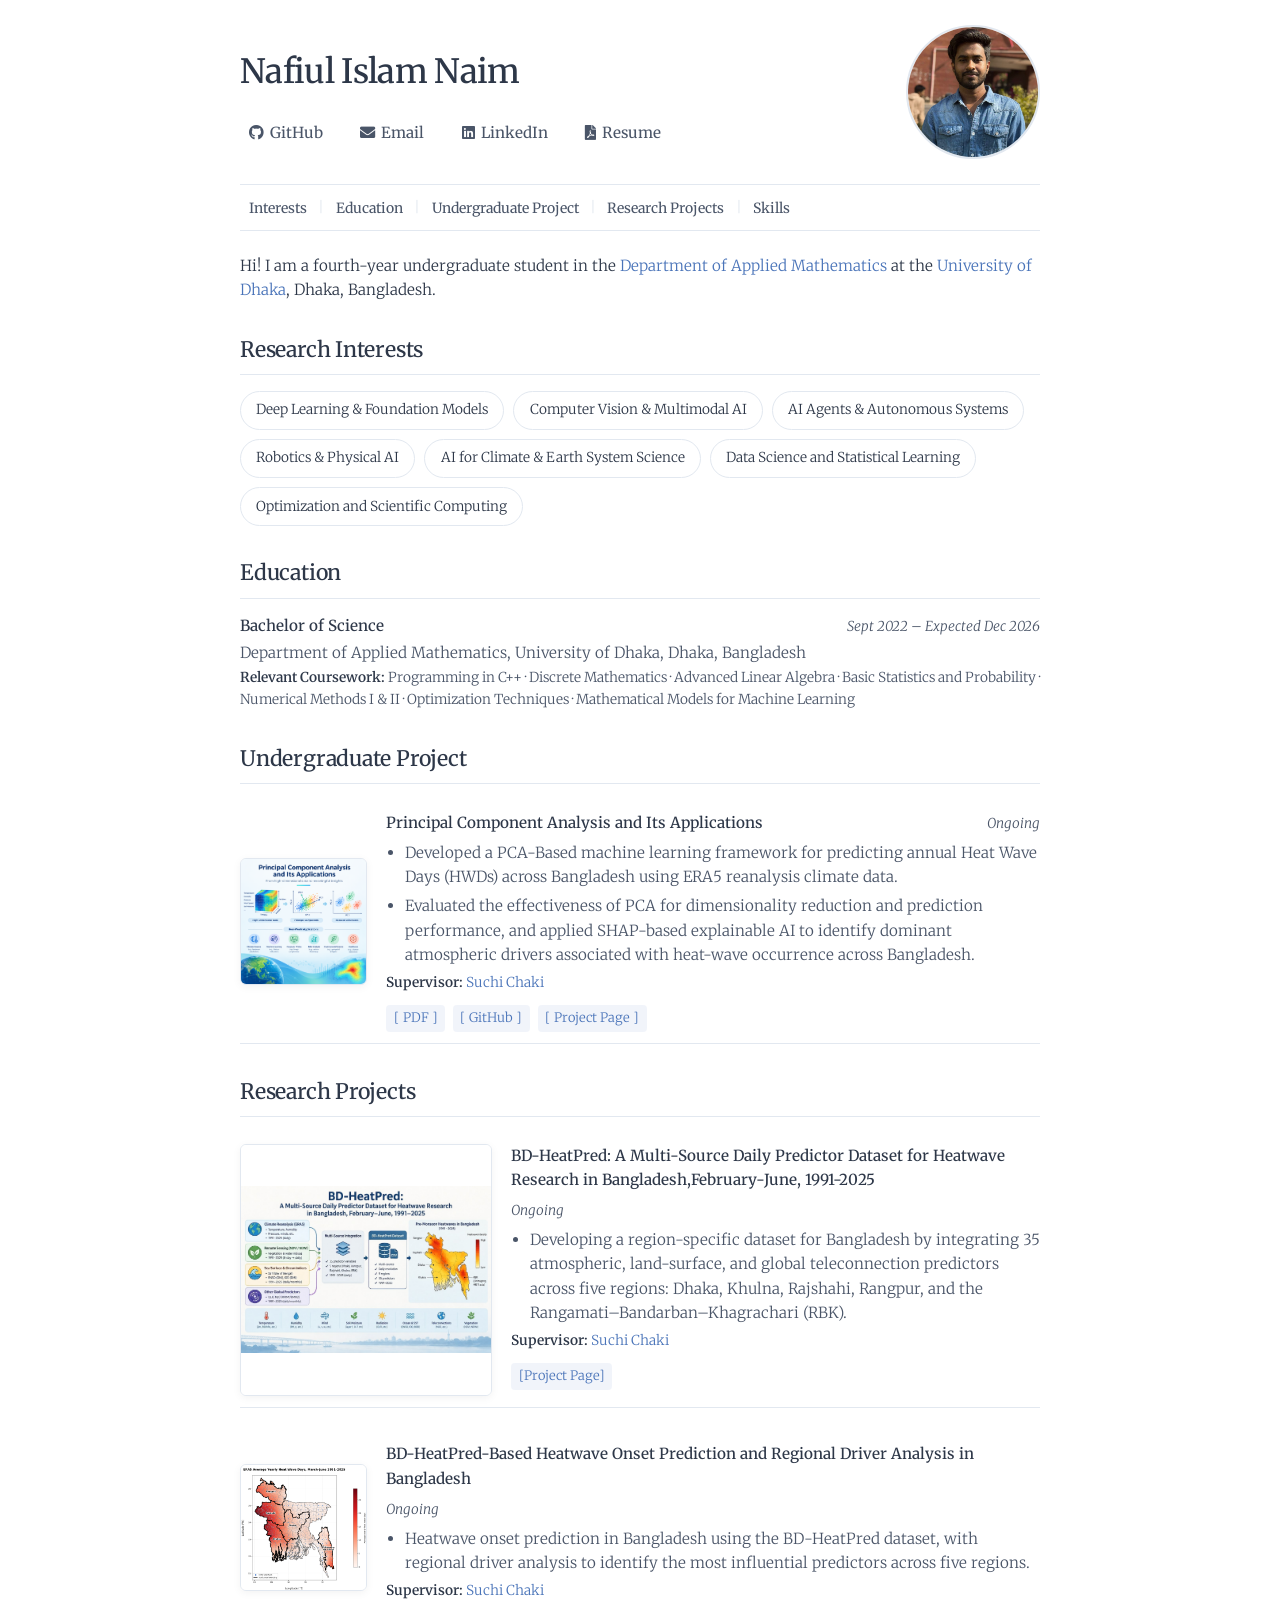
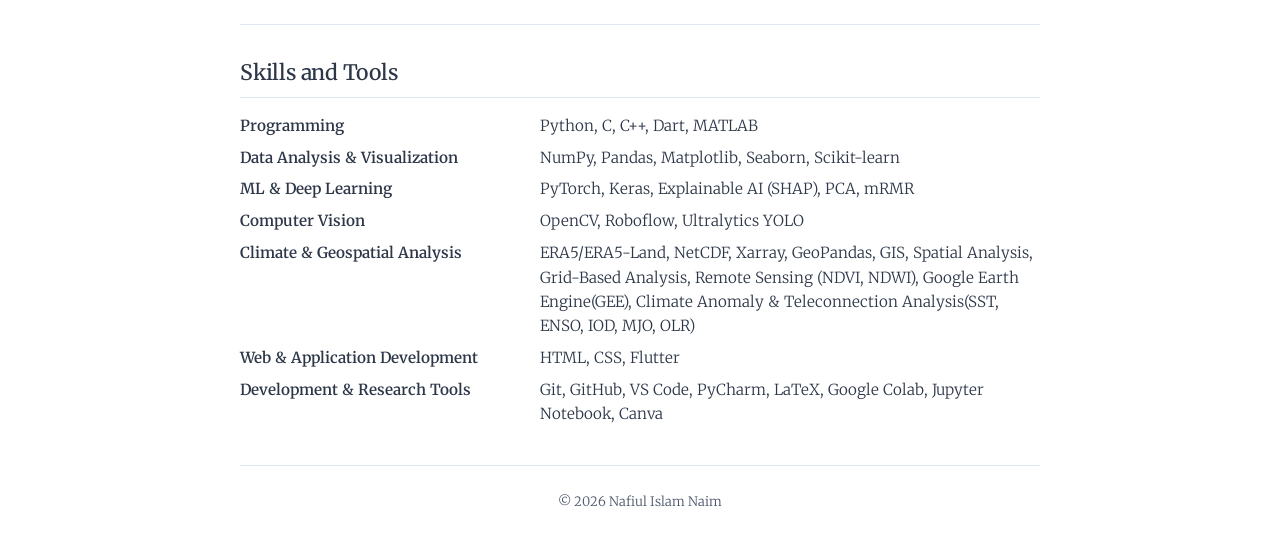
<file: index.html>
<!doctype html>
<html lang="en">
  <head>
    <meta charset="UTF-8" />
    <meta name="viewport" content="width=device-width, initial-scale=1.0" />
    <meta
      name="description"
      content="Nafiul Islam Naim, undergraduate student in Applied Mathematics at the University of Dhaka, interested in deep learning, computer vision and AI for climate science."
    />
    <meta
      name="keywords"
      content="Nafiul Islam Naim, University of Dhaka, Applied Mathematics, Deep Learning, Computer Vision, Machine Learning, Heatwave Prediction, Climate Science"
    />
    <meta name="author" content="Nafiul Islam Naim" />
    <meta
      property="og:title"
      content="Nafiul Islam Naim - Applied Mathematics, University of Dhaka"
    />
    <meta
      property="og:description"
      content="Undergraduate student in Applied Mathematics at the University of Dhaka, interested in deep learning, computer vision and AI for climate science."
    />
    <meta property="og:type" content="website" />
    <meta name="twitter:card" content="summary" />
    <title>Nafiul Islam Naim's Homepage</title>
    <link
      rel="stylesheet"
      href="https://fonts.googleapis.com/css2?family=Merriweather:wght@300;400;500;600&display=swap"
    />
    <link
      rel="stylesheet"
      href="https://cdnjs.cloudflare.com/ajax/libs/font-awesome/5.15.3/css/all.min.css"
    />
    <link rel="stylesheet" href="styles.css?v=20260926b" />
  </head>
  <body id="top">
    <header>
      <div class="header-content">
        <h1>Nafiul Islam Naim</h1>
        <div class="social-links-header">
          <a href="https://github.com/nafiul41"
            ><i class="fab fa-github"></i>GitHub</a
          >
          <a href="mailto:nafiulislam-2021311866@amath.du.ac.bd"
            ><i class="fas fa-envelope"></i>Email</a
          >
          <a href="https://www.linkedin.com/in/nafiul41"
            ><i class="fab fa-linkedin"></i>LinkedIn</a
          >
          <a href="files/resume.pdf" target="_blank"
            ><i class="fas fa-file-pdf"></i>Resume</a
          >
        </div>
      </div>
      <div class="header-image">
        <img src="images/naim.jpg" alt="Nafiul Islam Naim Profile Photo" />
      </div>
    </header>

    <nav>
      <ul>
        <li><a href="#research-interests">Interests</a></li>
        <li><a href="#education">Education</a></li>
        <li><a href="#undergraduate-project">Undergraduate Project</a></li>
        <li><a href="#research-projects">Research Projects</a></li>
        <li><a href="#skills">Skills</a></li>
      </ul>
    </nav>

    <main>
      <section id="about">
        <p>
          Hi! I am a fourth-year undergraduate student in the
          <a href="https://www.du.ac.bd/body/APMAT"
            >Department of Applied Mathematics</a
          >
          at the <a href="https://www.du.ac.bd/">University of Dhaka</a>, Dhaka,
          Bangladesh.
        </p>
      </section>

      <section id="research-interests">
        <h2>Research Interests</h2>
        <div class="interest-tags">
          <span class="interest-tag"
            >Deep Learning &amp; Foundation Models</span
          >
          <span class="interest-tag">Computer Vision &amp; Multimodal AI</span>
          <span class="interest-tag">AI Agents &amp; Autonomous Systems</span>
          <span class="interest-tag">Robotics &amp; Physical AI</span>
          <span class="interest-tag"
            >AI for Climate &amp; Earth System Science</span
          >
          <span class="interest-tag"
            >Data Science and Statistical Learning</span
          >
          <span class="interest-tag"
            >Optimization and Scientific Computing</span
          >
        </div>
      </section>

      <section id="education">
        <h2>Education</h2>
        <div class="education-item">
          <div class="education-header">
            <span class="education-degree">Bachelor of Science</span>
            <span class="education-date">Sept 2022 – Expected Dec 2026</span>
          </div>
          <div class="education-institution">
            Department of Applied Mathematics, University of Dhaka, Dhaka,
            Bangladesh
          </div>
          <div class="education-detail">
            <strong>Relevant Coursework:</strong> Programming in C++ · Discrete
            Mathematics · Advanced Linear Algebra · Basic Statistics and
            Probability · Numerical Methods I &amp; II · Optimization Techniques
            · Mathematical Models for Machine Learning
          </div>
        </div>
      </section>

      <section id="undergraduate-project">
        <h2>Undergraduate Project</h2>

        <div class="project-item">
          <div
            id="thumb-pca"
            class="project-thumbnail"
            style="align-self: center"
            onclick="openModal('images/thumbs/pca and its applications.png')"
          >
            <img
              src="images/thumbs/pca and its applications.png"
              alt="Average yearly heat wave days for the PCA project"
            />
          </div>
          <div class="project-content">
            <div class="project-header">
              <span class="project-title">
                Principal Component Analysis and Its Applications
              </span>
              <span class="project-status">Ongoing</span>
            </div>
            <ul>
              <li>
                Developed a PCA-Based machine learning framework for predicting
                annual Heat Wave Days (HWDs) across Bangladesh using ERA5
                reanalysis climate data.
              </li>
              <li>
                Evaluated the effectiveness of PCA for dimensionality reduction
                and prediction performance, and applied SHAP-based explainable
                AI to identify dominant atmospheric drivers associated with
                heat-wave occurrence across Bangladesh.
              </li>
            </ul>

            <div class="project-tools">
              <strong>Supervisor:</strong>
              <a
                href="https://www.du.ac.bd/faculty/faculty_details/APMAT/59354"
              >
                Suchi Chaki</a
              >
            </div>
            <div class="pub-links">
              <a href="files/report.pdf" target="_blank">[ PDF ]</a>
              <a
                href="https://github.com/nafiulislamnaim/Principal-Component-Analysis-and-Its-Applications.git"
                target="_blank"
                >[ GitHub ]</a
              >
              <a href="projects/pca-heatwave.html">[ Project Page ]</a>
            </div>
          </div>
        </div>
      </section>

      <section id="research-projects">
        <h2>Research Projects</h2>
        <div class="project-item">
          <div
            id="thumb-heatwave"
            class="project-thumbnail"
            style="align-self: center"
            onclick="openModal('images/thumbs/BD-heatpred.jpg')"
          >
            <img
              src="images/thumbs/BD-heatpred.jpg"
              alt="BD-HeatPred"
              style="object-fit: contain; background-color: #fff"
            />
          </div>
          <div class="project-content">
            <div class="project-header">
              <span class="project-title"
                >BD-HeatPred: A Multi-Source Daily Predictor Dataset for
                Heatwave Research in Bangladesh,February-June, 1991-2025</span
              >
              <span class="project-status">Ongoing</span>
            </div>
            <ul>
              <li>
                Developing a region-specific dataset for Bangladesh by
                integrating 35 atmospheric, land-surface, and global
                teleconnection predictors across five regions: Dhaka, Khulna,
                Rajshahi, Rangpur, and the Rangamati–Bandarban–Khagrachari
                (RBK).
              </li>
            </ul>
            <div class="project-tools">
              <strong>Supervisor:</strong>
              <a
                href="https://www.du.ac.bd/faculty/faculty_details/APMAT/59354"
              >
                Suchi Chaki</a
              >
            </div>
            <div class="pub-links">
              <a href="projects/bd-heatpred.html">[Project Page]</a>
            </div>
          </div>
        </div>
        <div class="project-item">
          <div
            id="thumb-hwds"
            class="project-thumbnail"
            style="align-self: center"
            onclick="openModal('images/thumbs/hwds.png')"
          >
            <img
              src="images/thumbs/hwds.png"
              alt="Heatwave days across Bangladesh"
            />
          </div>
          <div class="project-content">
            <div class="project-header">
              <span class="project-title"
                >BD-HeatPred-Based Heatwave Onset Prediction and Regional Driver
                Analysis in Bangladesh</span
              >
              <span class="project-status">Ongoing</span>
            </div>
            <ul>
              <li>
                Heatwave onset prediction in Bangladesh using the BD-HeatPred
                dataset, with regional driver analysis to identify the most
                influential predictors across five regions.
              </li>
            </ul>
            <div class="project-tools">
              <strong>Supervisor:</strong>
              <a
                href="https://www.du.ac.bd/faculty/faculty_details/APMAT/59354"
              >
                Suchi Chaki</a
              >
            </div>
          </div>
        </div>
      </section>

      <section id="skills">
        <h2>Skills and Tools</h2>
        <div class="skill-item">
          <span class="skill-title">Programming</span>
          <div class="skill-desc">Python, C, C++, Dart, MATLAB</div>
        </div>
        <div class="skill-item">
          <span class="skill-title">Data Analysis & Visualization</span>
          <div class="skill-desc">
            NumPy, Pandas, Matplotlib, Seaborn, Scikit-learn
          </div>
        </div>
        <div class="skill-item">
          <span class="skill-title">ML &amp; Deep Learning</span>
          <div class="skill-desc">
            PyTorch, Keras, Explainable AI (SHAP), PCA, mRMR
          </div>
        </div>
        <div class="skill-item">
          <span class="skill-title">Computer Vision</span>
          <div class="skill-desc">OpenCV, Roboflow, Ultralytics YOLO</div>
        </div>
        <div class="skill-item">
          <span class="skill-title">Climate & Geospatial Analysis</span>
          <div class="skill-desc">
            ERA5/ERA5-Land, NetCDF, Xarray, GeoPandas, GIS, Spatial Analysis,
            Grid-Based Analysis, Remote Sensing (NDVI, NDWI), Google Earth
            Engine(GEE), Climate Anomaly & Teleconnection Analysis(SST, ENSO,
            IOD, MJO, OLR)
          </div>
        </div>
        <div class="skill-item">
          <span class="skill-title">Web & Application Development</span>
          <div class="skill-desc">HTML, CSS, Flutter</div>
        </div>
        <div class="skill-item">
          <span class="skill-title">Development &amp; Research Tools</span>
          <div class="skill-desc">
            Git, GitHub, VS Code, PyCharm, LaTeX, Google Colab, Jupyter
            Notebook, Canva
          </div>
        </div>
      </section>
    </main>

    <footer>
      <p>© 2026 Nafiul Islam Naim</p>
    </footer>

    <a href="#top" id="back-to-top" aria-label="Back to top">&uarr; Top</a>

    <!-- Modal for displaying original images -->
    <div id="imageModal" class="modal">
      <span class="modal-close" onclick="closeModal()">&times;</span>
      <img class="modal-content" id="modalImage" />
    </div>

    <!-- Schema.org structured data -->
    <script type="application/ld+json">
      {
        "@context": "https://schema.org",
        "@type": "Person",
        "name": "Nafiul Islam Naim",
        "image": "images/naim.jpg",
        "sameAs": [
          "https://github.com/nafiul41",
          "https://www.linkedin.com/in/nafiul41"
        ],
        "jobTitle": "Undergraduate Student",
        "affiliation": {
          "@type": "CollegeOrUniversity",
          "name": "University of Dhaka"
        },
        "description": "Undergraduate student in Applied Mathematics at the University of Dhaka, interested in deep learning, computer vision and AI for climate science."
      }
    </script>

    <script src="scripts.js?v=20260925a"></script>
  </body>
</html>
</file>
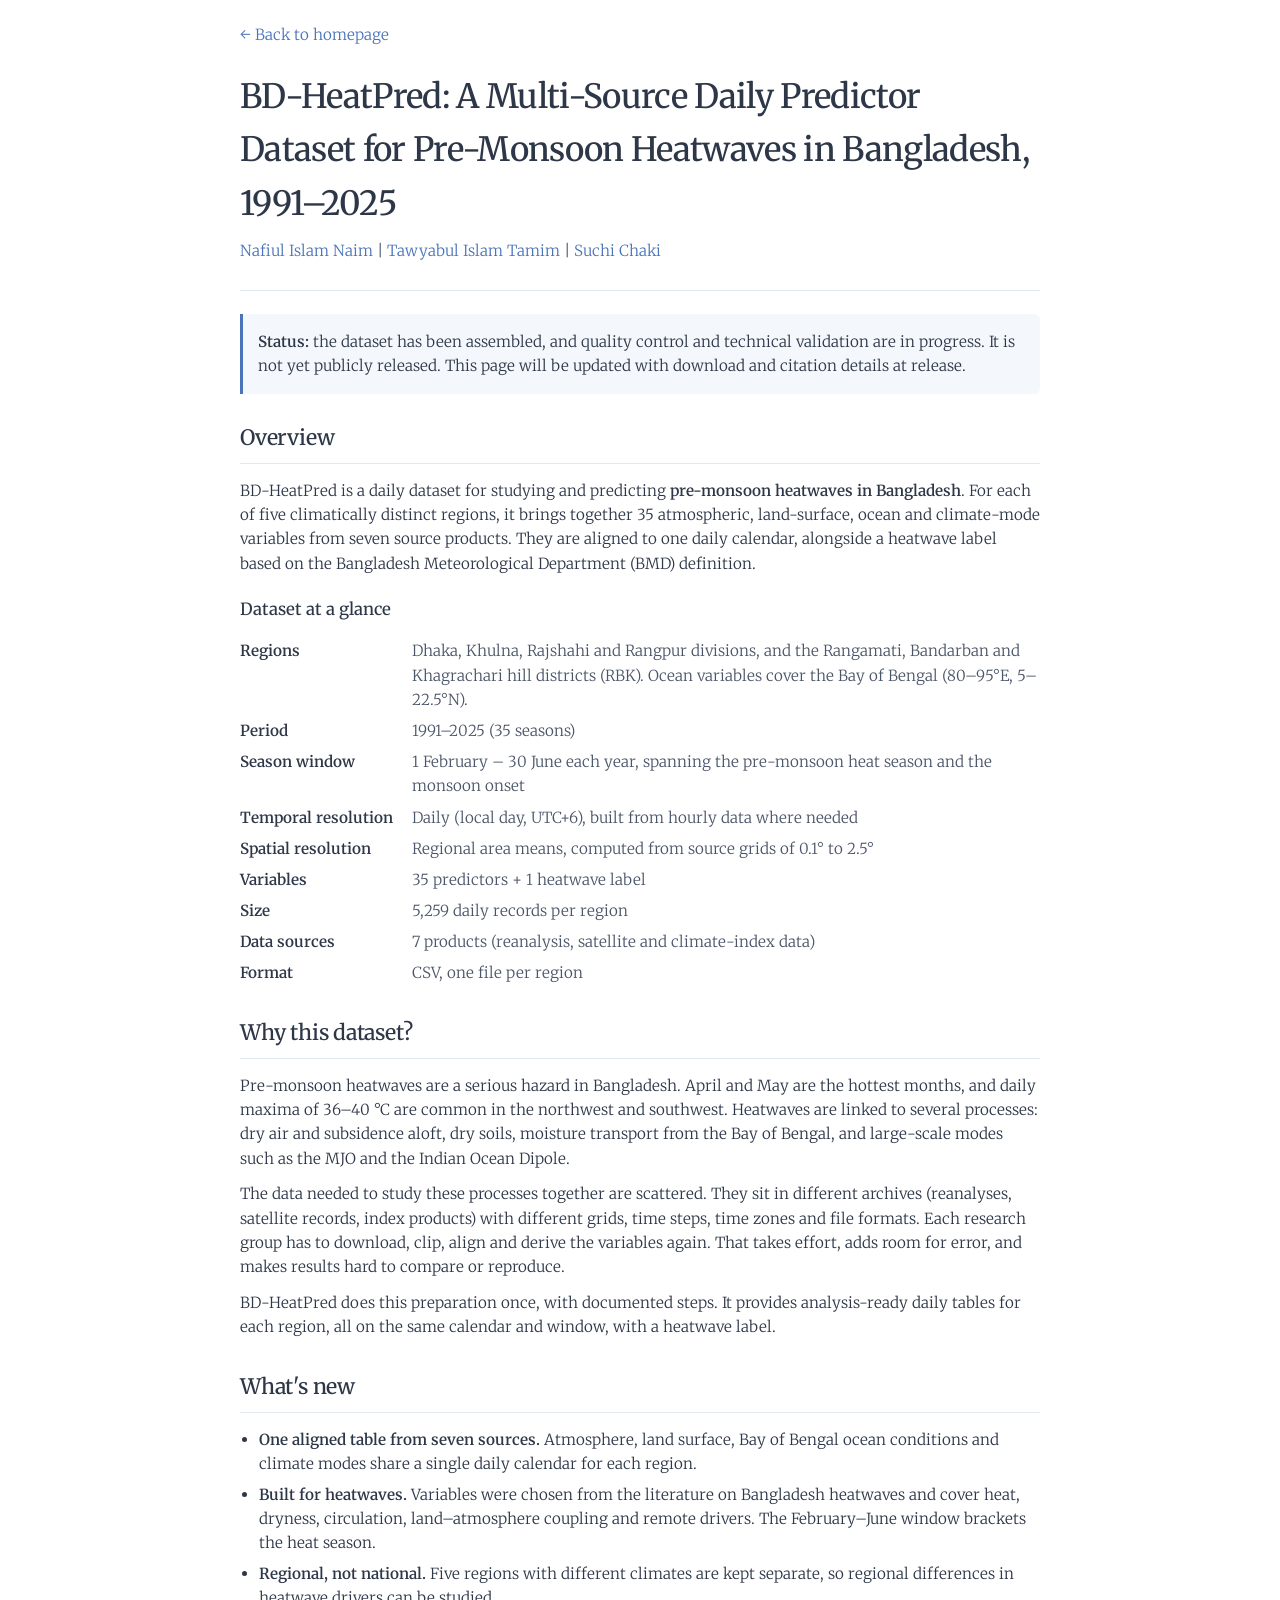
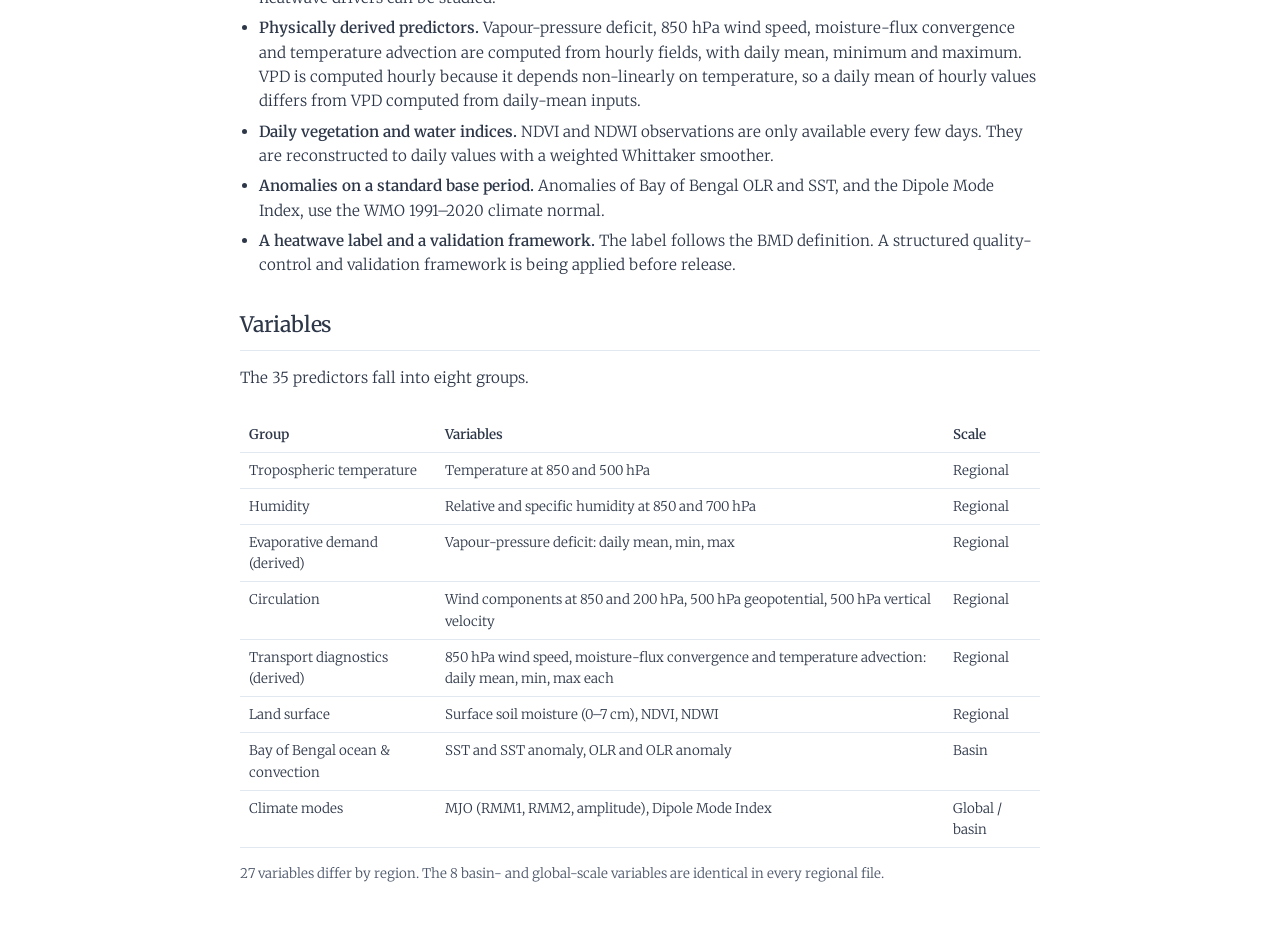
<file: projects/bd-heatpred.html>
<!doctype html>
<html lang="en">
  <head>
    <meta charset="UTF-8" />
    <meta name="viewport" content="width=device-width, initial-scale=1.0" />
    <title>BD-HeatPred — Nafiul Islam Naim</title>
    <meta
      name="description"
      content="BD-HeatPred: a daily, multi-source predictor dataset for pre-monsoon heatwaves in five regions of Bangladesh, 1991–2025 (in preparation)."
    />
    <link
      rel="stylesheet"
      href="https://fonts.googleapis.com/css2?family=Merriweather:wght@300;400;500;600&display=swap"
    />
    <link rel="stylesheet" href="../styles.css" />
    <style>
      /* Page-specific additions; colours come from styles.css */
      .meta {
        color: var(--text-secondary);
        line-height: 1.7;
      }
      .status {
        border-left: 3px solid var(--accent-color);
        padding: 0.75rem 1rem;
        margin: 1.5rem 0;
        background: rgba(74, 116, 185, 0.06);
        border-radius: 0 6px 6px 0;
      }
      .status p {
        margin: 0.3rem 0;
      }
      .glance {
        display: grid;
        grid-template-columns: max-content 1fr;
        gap: 0.45rem 1.25rem;
        margin: 1rem 0;
      }
      .glance dt {
        font-weight: 600;
      }
      .glance dd {
        margin: 0;
        color: var(--text-secondary);
      }
      @media (max-width: 600px) {
        .glance {
          grid-template-columns: 1fr;
          gap: 0.1rem;
        }
        .glance dd {
          margin-bottom: 0.6rem;
        }
      }
      .table-wrap {
        overflow-x: auto;
      }
      table {
        border-collapse: collapse;
        width: 100%;
        margin: 1rem 0 0.5rem;
        font-size: 0.88rem;
      }
      th,
      td {
        border-bottom: 1px solid var(--border-color);
        padding: 0.45rem 0.6rem;
        text-align: left;
        vertical-align: top;
      }
      th {
        font-weight: 600;
      }
      code {
        font-size: 0.85em;
        background: rgba(127, 127, 127, 0.1);
        padding: 0.05rem 0.3rem;
        border-radius: 3px;
      }
      .note {
        font-size: 0.88rem;
        color: var(--text-secondary);
      }
      main li {
        margin-bottom: 0.4rem;
      }
      details {
        border: 1px solid var(--border-color);
        border-radius: 6px;
        padding: 0.6rem 0.9rem;
        margin: 0.6rem 0;
      }
      details[open] {
        padding-bottom: 0.9rem;
      }
      summary {
        cursor: pointer;
        font-weight: 500;
        color: var(--accent-color);
      }
      details.faq summary {
        color: var(--text-color);
      }
      details p:last-child {
        margin-bottom: 0;
      }
      h3 {
        font-size: 1.1rem;
        font-weight: 500;
        margin: 1.4rem 0 0.5rem;
      }
      ol.pipeline {
        padding-left: 1.4rem;
      }
      ol.pipeline li {
        margin-bottom: 0.7rem;
      }
    </style>
  </head>
  <body>
    <header>
      <div class="header-content">
        <a href="../index.html">&larr; Back to homepage</a>
        <h1>
          BD-HeatPred: A Multi-Source Daily Predictor Dataset for Pre-Monsoon
          Heatwaves in Bangladesh, 1991&ndash;2025
        </h1>
        <p class="meta">
          <a href="../index.html">Nafiul Islam Naim</a> |
          <a href="https://tamim04.github.io/" target="_blank">Tawyabul Islam Tamim</a> |
          <a
            href="https://www.du.ac.bd/faculty/faculty_details/APMAT/59354"
            target="_blank"
            >Suchi Chaki</a
          >
        </p>
      </div>
    </header>

    <main>
      <section id="overview">
        <div class="status">
          <p>
            <strong>Status:</strong> the dataset has been assembled, and quality
            control and technical validation are in progress. It is not yet
            publicly released. This page will be updated with download and
            citation details at release.
          </p>
        </div>

        <h2>Overview</h2>
        <p>
          BD-HeatPred is a daily dataset for studying and predicting
          <strong>pre-monsoon heatwaves in Bangladesh</strong>. For each of five
          climatically distinct regions, it brings together 35 atmospheric,
          land-surface, ocean and climate-mode variables from seven source
          products. They are aligned to one daily calendar, alongside a heatwave
          label based on the Bangladesh Meteorological Department (BMD)
          definition.
        </p>

        <h3>Dataset at a glance</h3>
        <dl class="glance">
          <dt>Regions</dt>
          <dd>
            Dhaka, Khulna, Rajshahi and Rangpur divisions, and the Rangamati,
            Bandarban and Khagrachari hill districts (RBK). Ocean variables
            cover the Bay of Bengal (80&ndash;95&deg;E, 5&ndash;22.5&deg;N).
          </dd>
          <dt>Period</dt>
          <dd>1991&ndash;2025 (35 seasons)</dd>
          <dt>Season window</dt>
          <dd>
            1 February &ndash; 30 June each year, spanning the pre-monsoon heat
            season and the monsoon onset
          </dd>
          <dt>Temporal resolution</dt>
          <dd>Daily (local day, UTC+6), built from hourly data where needed</dd>
          <dt>Spatial resolution</dt>
          <dd>
            Regional area means, computed from source grids of 0.1&deg; to
            2.5&deg;
          </dd>
          <dt>Variables</dt>
          <dd>35 predictors + 1 heatwave label</dd>
          <dt>Size</dt>
          <dd>5,259 daily records per region</dd>
          <dt>Data sources</dt>
          <dd>7 products (reanalysis, satellite and climate-index data)</dd>
          <dt>Format</dt>
          <dd>CSV, one file per region</dd>
        </dl>
      </section>

      <section id="why">
        <h2>Why this dataset?</h2>
        <p>
          Pre-monsoon heatwaves are a serious hazard in Bangladesh. April and
          May are the hottest months, and daily maxima of
          36&ndash;40&nbsp;&deg;C are common in the northwest and southwest.
          Heatwaves are linked to several processes: dry air and subsidence
          aloft, dry soils, moisture transport from the Bay of Bengal, and
          large-scale modes such as the MJO and the Indian Ocean Dipole.
        </p>
        <p>
          The data needed to study these processes together are scattered. They
          sit in different archives (reanalyses, satellite records, index
          products) with different grids, time steps, time zones and file
          formats. Each research group has to download, clip, align and derive
          the variables again. That takes effort, adds room for error, and makes
          results hard to compare or reproduce.
        </p>
        <p>
          BD-HeatPred does this preparation once, with documented steps. It
          provides analysis-ready daily tables for each region, all on the same
          calendar and window, with a heatwave label.
        </p>
      </section>

      <section id="new">
        <h2>What's new</h2>
        <ul>
          <li>
            <strong>One aligned table from seven sources.</strong> Atmosphere,
            land surface, Bay of Bengal ocean conditions and climate modes share
            a single daily calendar for each region.
          </li>
          <li>
            <strong>Built for heatwaves.</strong> Variables were chosen from the
            literature on Bangladesh heatwaves and cover heat, dryness,
            circulation, land&ndash;atmosphere coupling and remote drivers. The
            February&ndash;June window brackets the heat season.
          </li>
          <li>
            <strong>Regional, not national.</strong> Five regions with different
            climates are kept separate, so regional differences in heatwave
            drivers can be studied.
          </li>
          <li>
            <strong>Physically derived predictors.</strong> Vapour-pressure
            deficit, 850&nbsp;hPa wind speed, moisture-flux convergence and
            temperature advection are computed from hourly fields, with daily
            mean, minimum and maximum. VPD is computed hourly because it depends
            non-linearly on temperature, so a daily mean of hourly values
            differs from VPD computed from daily-mean inputs.
          </li>
          <li>
            <strong>Daily vegetation and water indices.</strong> NDVI and NDWI
            observations are only available every few days. They are
            reconstructed to daily values with a weighted Whittaker smoother.
          </li>
          <li>
            <strong>Anomalies on a standard base period.</strong> Anomalies of
            Bay of Bengal OLR and SST, and the Dipole Mode Index, use the WMO
            1991&ndash;2020 climate normal.
          </li>
          <li>
            <strong>A heatwave label and a validation framework.</strong> The
            label follows the BMD definition. A structured quality-control and
            validation framework is being applied before release.
          </li>
        </ul>
      </section>

      <section id="variables">
        <h2>Variables</h2>
        <p>The 35 predictors fall into eight groups.</p>
        <div class="table-wrap">
          <table>
            <thead>
              <tr>
                <th>Group</th>
                <th>Variables</th>
                <th>Scale</th>
              </tr>
            </thead>
            <tbody>
              <tr>
                <td>Tropospheric temperature</td>
                <td>Temperature at 850 and 500&nbsp;hPa</td>
                <td>Regional</td>
              </tr>
              <tr>
                <td>Humidity</td>
                <td>Relative and specific humidity at 850 and 700&nbsp;hPa</td>
                <td>Regional</td>
              </tr>
              <tr>
                <td>Evaporative demand (derived)</td>
                <td>Vapour-pressure deficit: daily mean, min, max</td>
                <td>Regional</td>
              </tr>
              <tr>
                <td>Circulation</td>
                <td>
                  Wind components at 850 and 200&nbsp;hPa, 500&nbsp;hPa
                  geopotential, 500&nbsp;hPa vertical velocity
                </td>
                <td>Regional</td>
              </tr>
              <tr>
                <td>Transport diagnostics (derived)</td>
                <td>
                  850&nbsp;hPa wind speed, moisture-flux convergence and
                  temperature advection: daily mean, min, max each
                </td>
                <td>Regional</td>
              </tr>
              <tr>
                <td>Land surface</td>
                <td>Surface soil moisture (0&ndash;7&nbsp;cm), NDVI, NDWI</td>
                <td>Regional</td>
              </tr>
              <tr>
                <td>Bay of Bengal ocean &amp; convection</td>
                <td>SST and SST anomaly, OLR and OLR anomaly</td>
                <td>Basin</td>
              </tr>
              <tr>
                <td>Climate modes</td>
                <td>MJO (RMM1, RMM2, amplitude), Dipole Mode Index</td>
                <td>Global / basin</td>
              </tr>
            </tbody>
          </table>
        </div>
        <p class="note">
          27 variables differ by region. The 8 basin- and global-scale variables
          are identical in every regional file.
        </p>
      </section>
    </main>
  </body>
</html>
</file>
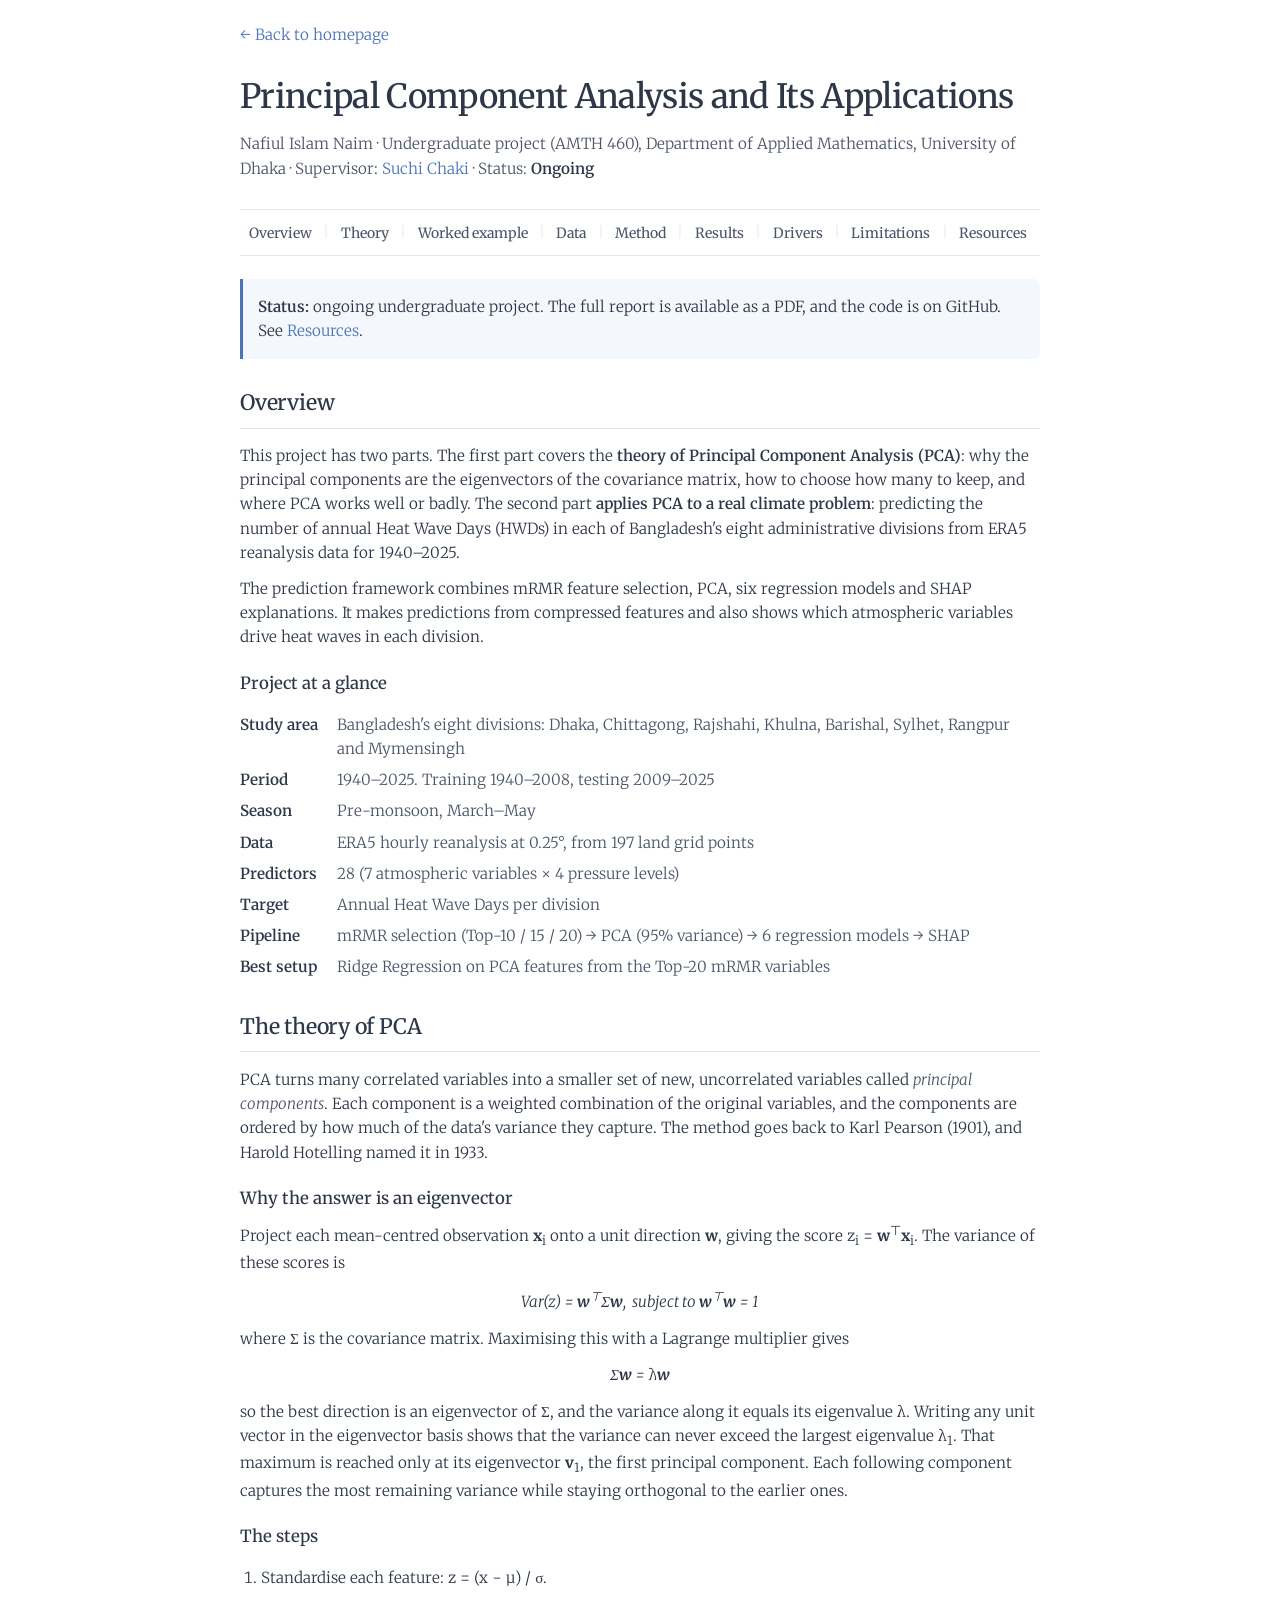
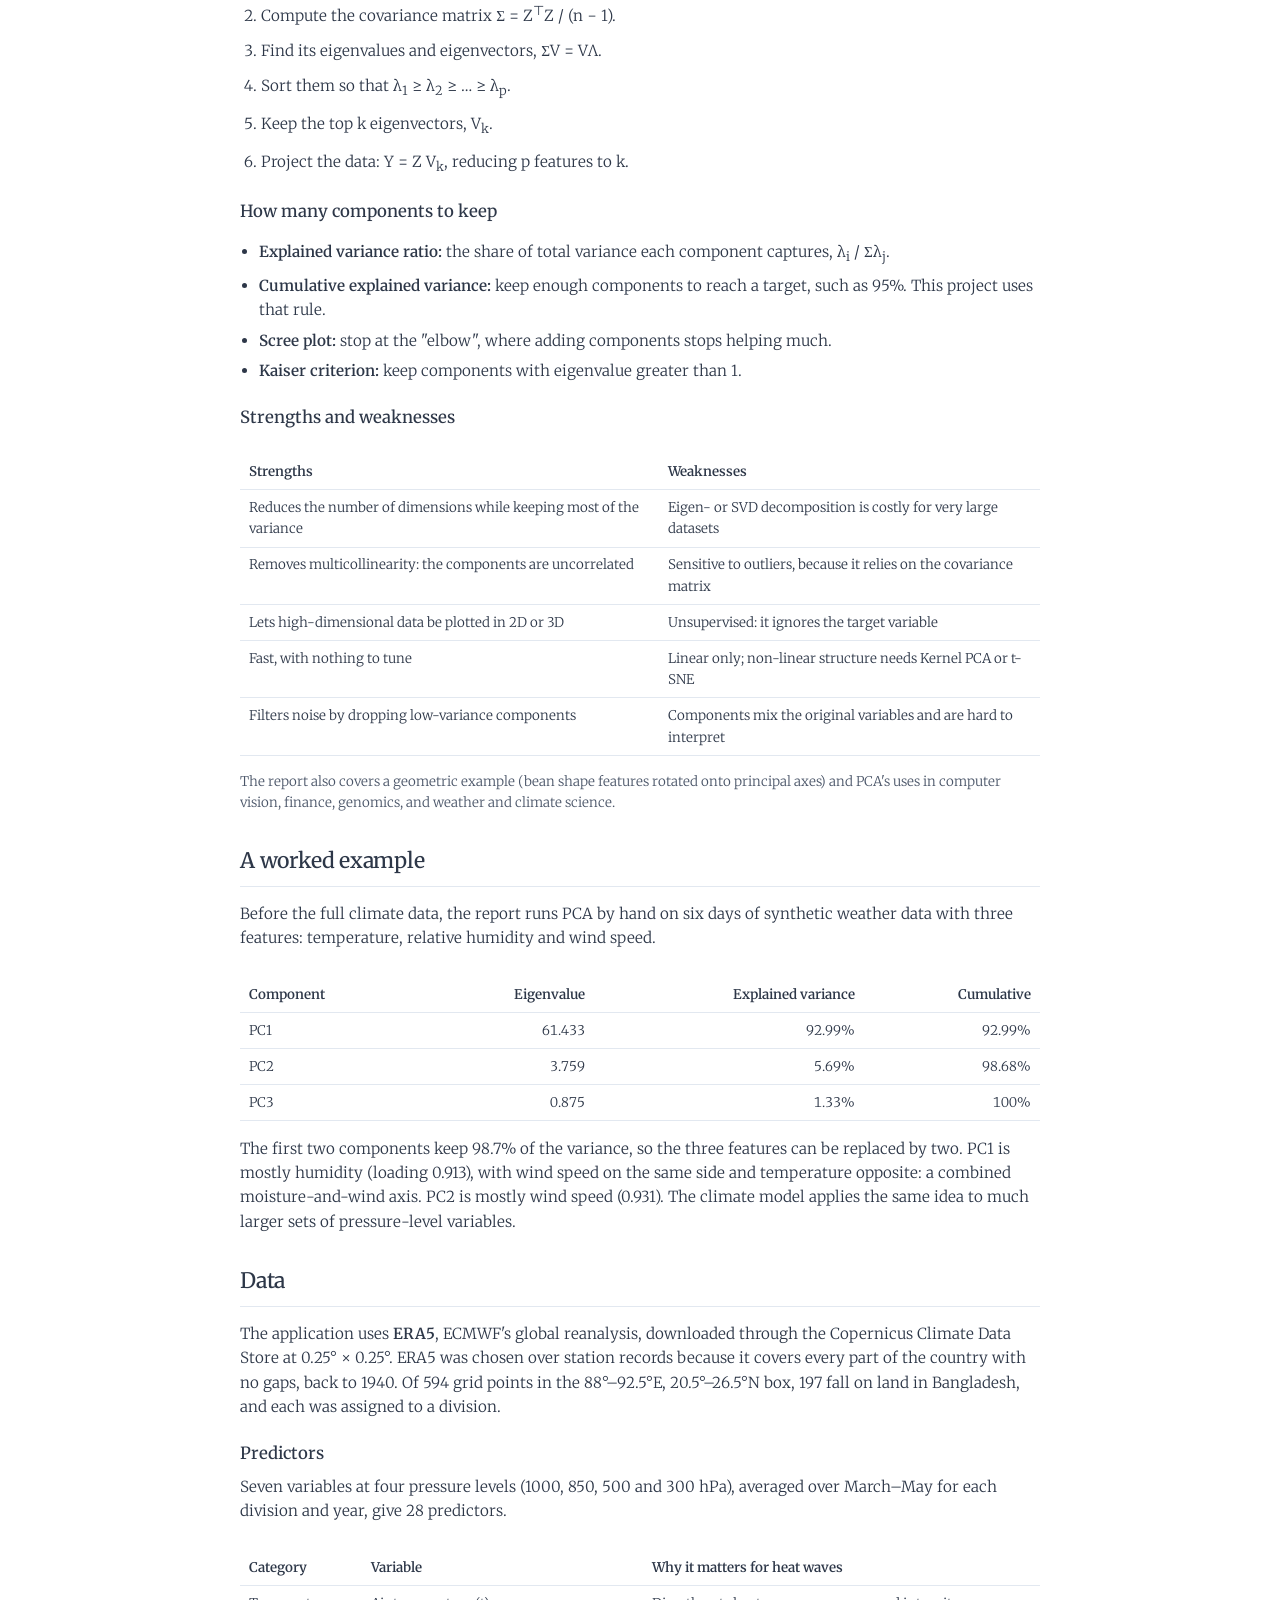
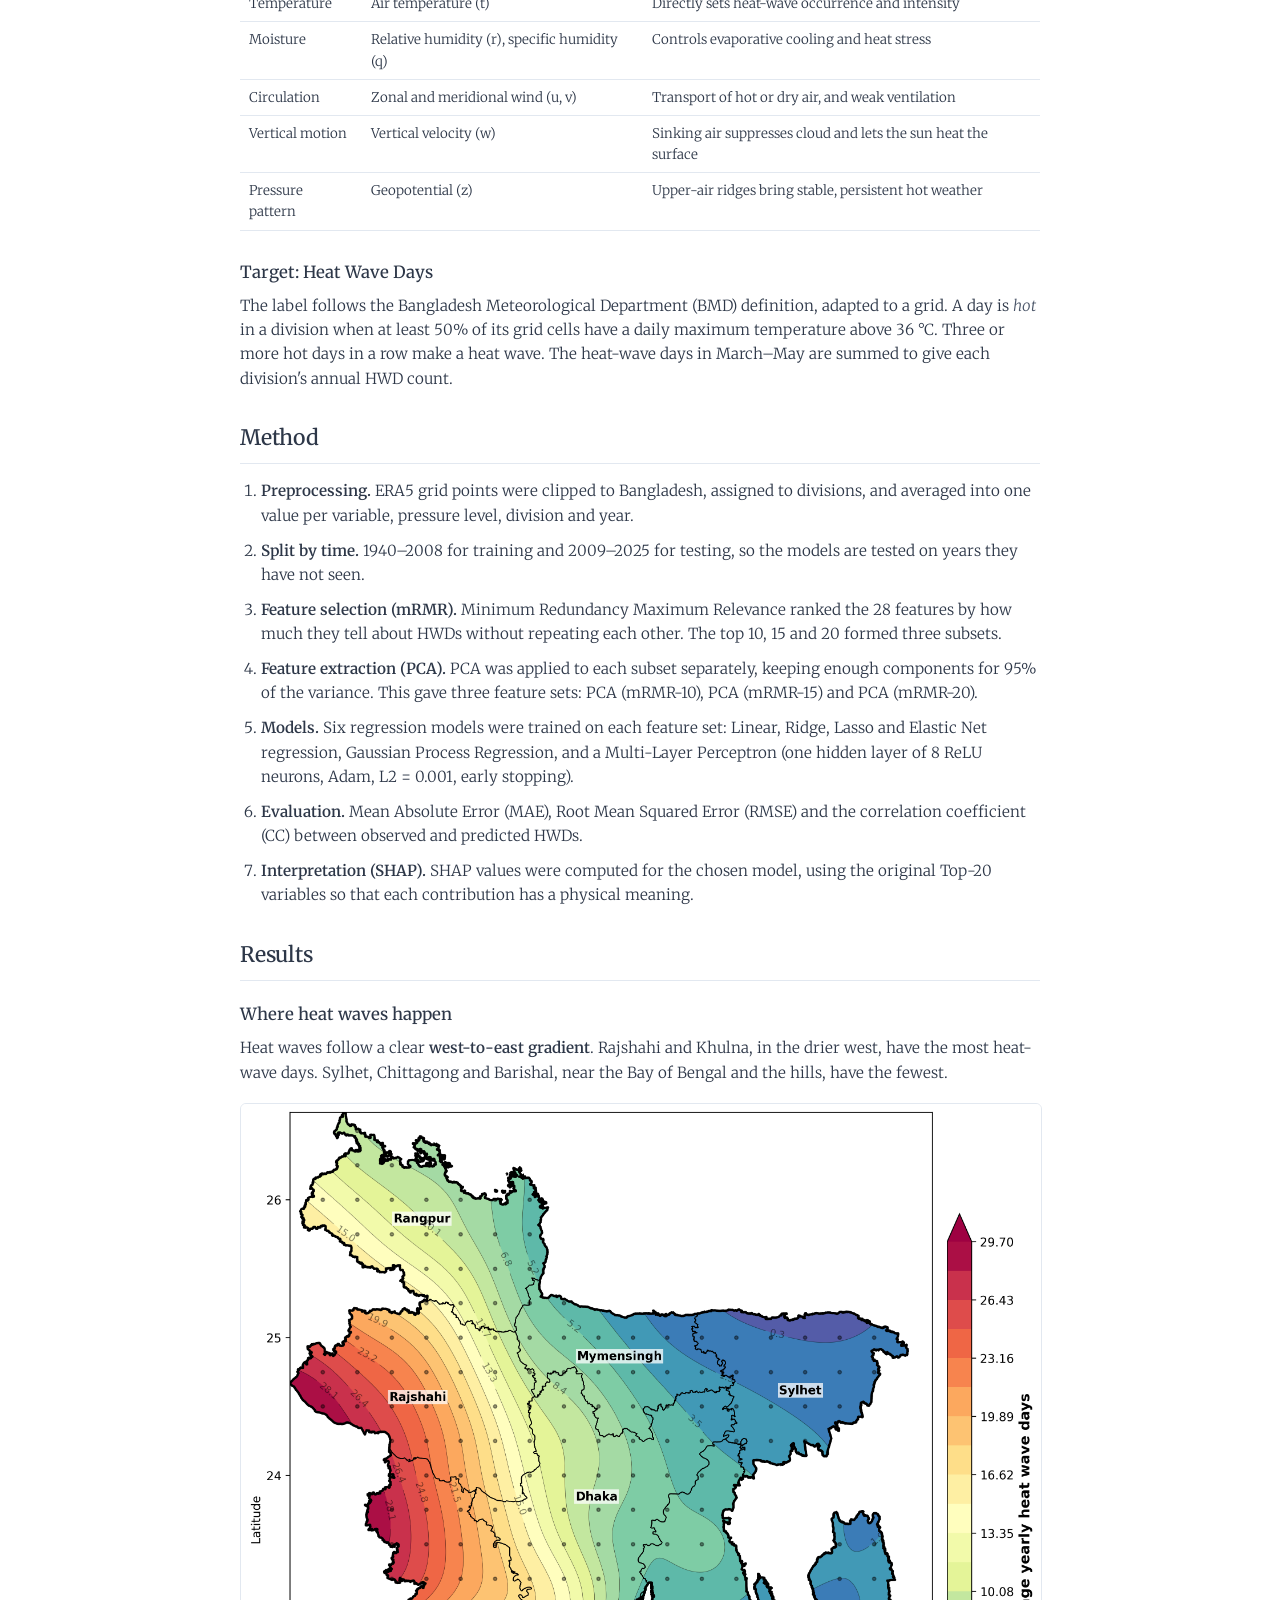
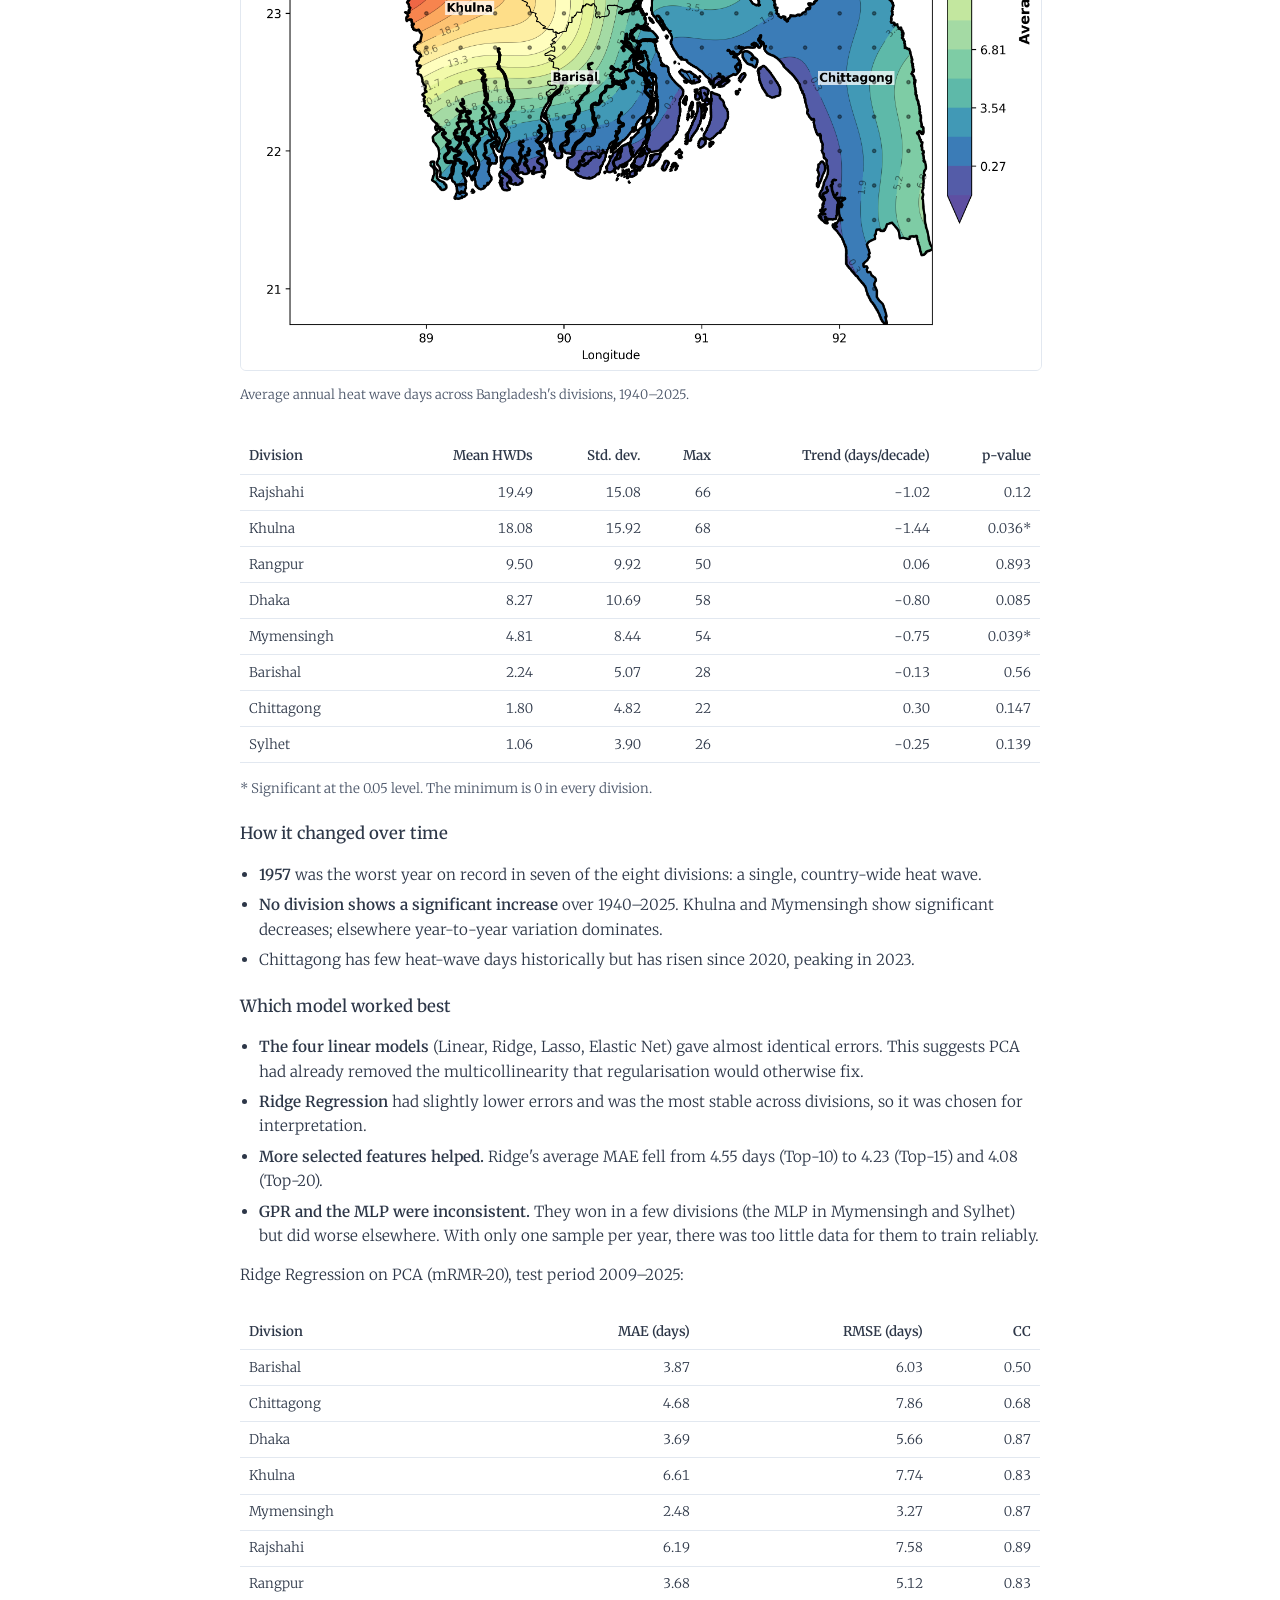
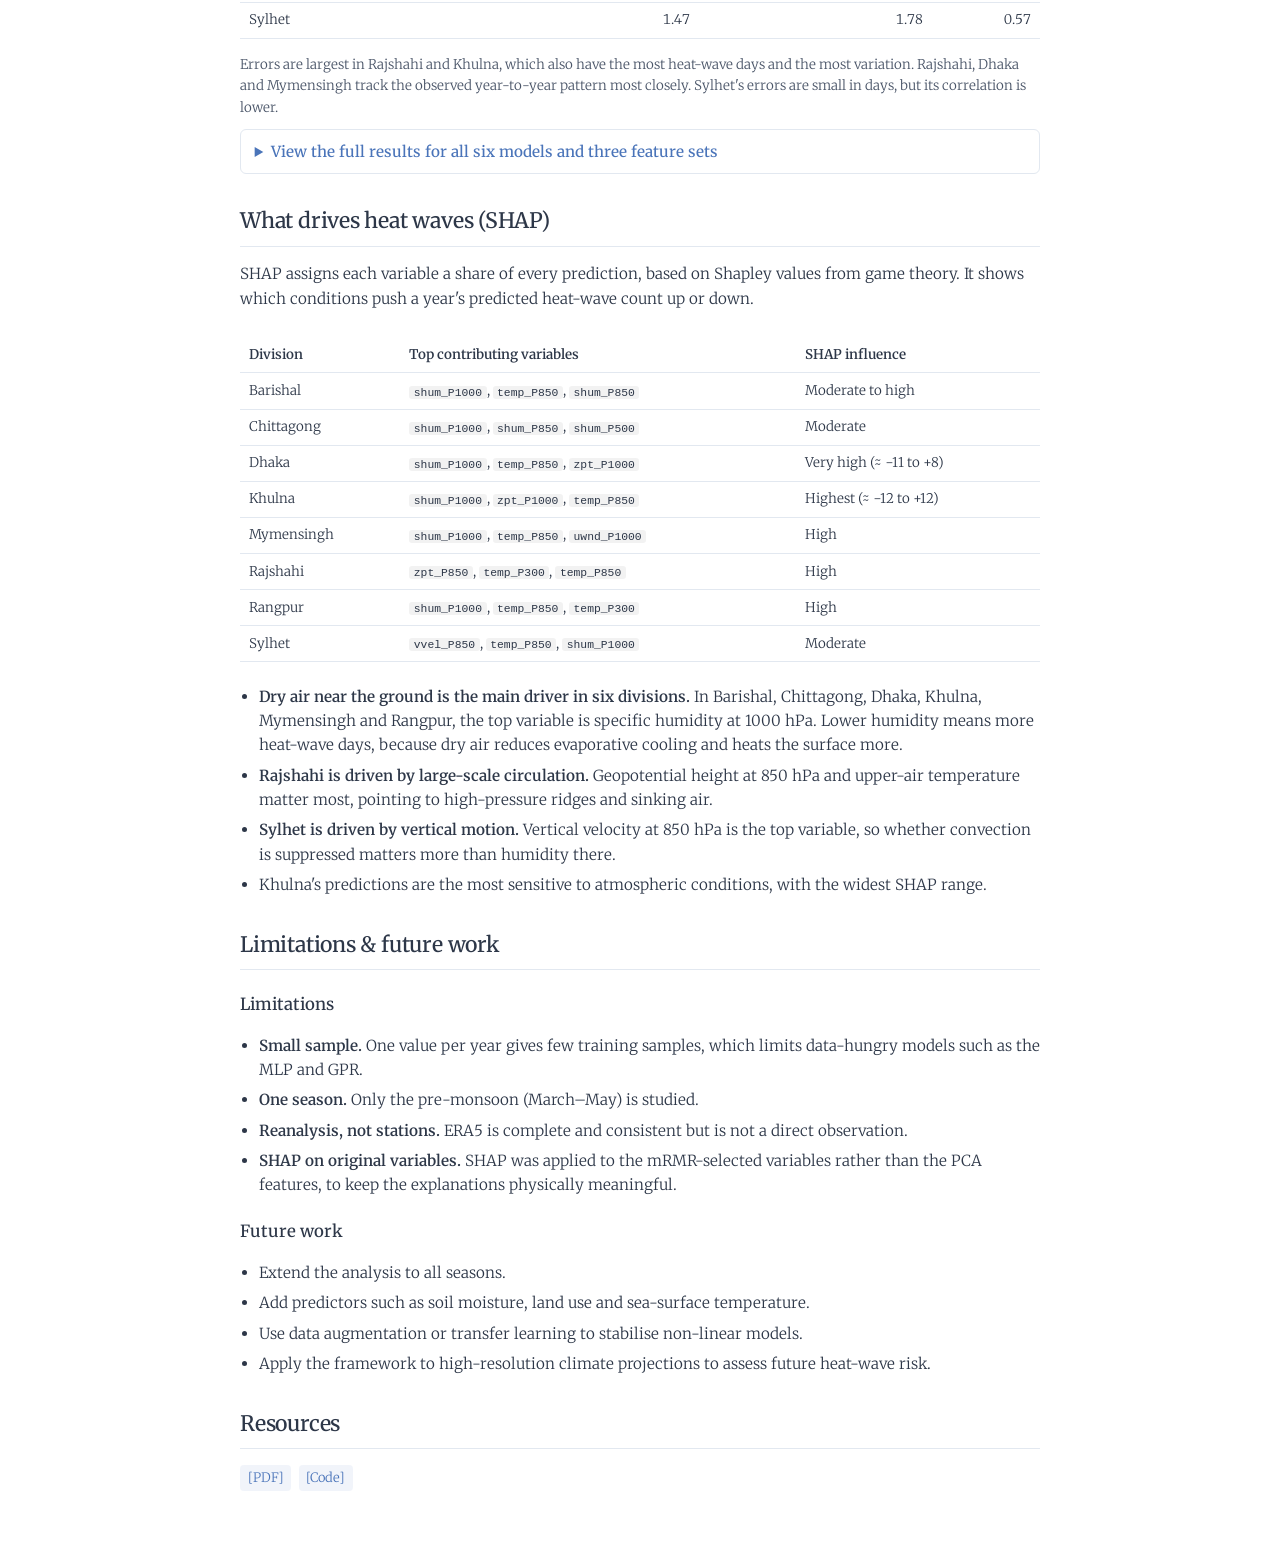
<file: projects/pca-heatwave.html>
<!doctype html>
<html lang="en">
  <head>
    <meta charset="UTF-8" />
    <meta name="viewport" content="width=device-width, initial-scale=1.0" />
    <title>PCA and Its Applications — Nafiul Islam Naim</title>
    <meta
      name="description"
      content="Principal Component Analysis and Its Applications: the theory of PCA and an interpretable mRMR–PCA machine-learning framework for predicting annual heat wave days in Bangladesh's eight divisions (1940–2025)."
    />
    <link
      rel="stylesheet"
      href="https://fonts.googleapis.com/css2?family=Merriweather:wght@300;400;500;600&display=swap"
    />
    <link rel="stylesheet" href="../styles.css" />
    <style>
      /* Page-specific additions; colours come from styles.css */
      .meta {
        color: var(--text-secondary);
        line-height: 1.7;
      }
      .status {
        border-left: 3px solid var(--accent-color);
        padding: 0.75rem 1rem;
        margin: 1.5rem 0;
        background: rgba(74, 116, 185, 0.06);
        border-radius: 0 6px 6px 0;
      }
      .status p {
        margin: 0.3rem 0;
      }
      .glance {
        display: grid;
        grid-template-columns: max-content 1fr;
        gap: 0.45rem 1.25rem;
        margin: 1rem 0;
      }
      .glance dt {
        font-weight: 600;
      }
      .glance dd {
        margin: 0;
        color: var(--text-secondary);
      }
      @media (max-width: 600px) {
        .glance {
          grid-template-columns: 1fr;
          gap: 0.1rem;
        }
        .glance dd {
          margin-bottom: 0.6rem;
        }
      }
      .table-wrap {
        overflow-x: auto;
      }
      table {
        border-collapse: collapse;
        width: 100%;
        margin: 1rem 0 0.5rem;
        font-size: 0.88rem;
      }
      th,
      td {
        border-bottom: 1px solid var(--border-color);
        padding: 0.45rem 0.6rem;
        text-align: left;
        vertical-align: top;
      }
      th {
        font-weight: 600;
      }
      td.num,
      th.num {
        text-align: right;
        font-variant-numeric: tabular-nums;
      }
      code {
        font-size: 0.85em;
        background: rgba(127, 127, 127, 0.1);
        padding: 0.05rem 0.3rem;
        border-radius: 3px;
      }
      .note {
        font-size: 0.88rem;
        color: var(--text-secondary);
      }
      main li {
        margin-bottom: 0.4rem;
      }
      details {
        border: 1px solid var(--border-color);
        border-radius: 6px;
        padding: 0.6rem 0.9rem;
        margin: 0.6rem 0;
      }
      details[open] {
        padding-bottom: 0.9rem;
      }
      summary {
        cursor: pointer;
        font-weight: 500;
        color: var(--accent-color);
      }
      details.faq summary {
        color: var(--text-color);
      }
      details p:last-child {
        margin-bottom: 0;
      }
      h3 {
        font-size: 1.1rem;
        font-weight: 500;
        margin: 1.4rem 0 0.5rem;
      }
      ol.pipeline {
        padding-left: 1.4rem;
      }
      ol.pipeline li {
        margin-bottom: 0.7rem;
      }
      .eq {
        text-align: center;
        margin: 0.8rem 0;
        font-style: italic;
      }
      figure {
        margin: 1.2rem 0;
      }
      figure img {
        max-width: 100%;
        border: 1px solid var(--border-color);
        border-radius: 6px;
      }
      figcaption {
        font-size: 0.85rem;
        color: var(--text-secondary);
        margin-top: 0.4rem;
      }
    </style>
  </head>
  <body>
    <header>
      <div class="header-content">
        <a href="../index.html">&larr; Back to homepage</a>
        <h1>Principal Component Analysis and Its Applications</h1>
        <p class="meta">
          Nafiul Islam Naim &middot; Undergraduate project (AMTH 460),
          Department of Applied Mathematics, University of Dhaka &middot;
          Supervisor:
          <a href="https://www.du.ac.bd/faculty/faculty_details/APMAT/59354"
            >Suchi Chaki</a
          >
          &middot; Status: <strong>Ongoing</strong>
        </p>
      </div>
    </header>

    <nav>
      <ul>
        <li><a href="#overview">Overview</a></li>
        <li><a href="#theory">Theory</a></li>
        <li><a href="#example">Worked example</a></li>
        <li><a href="#data">Data</a></li>
        <li><a href="#method">Method</a></li>
        <li><a href="#results">Results</a></li>
        <li><a href="#drivers">Drivers</a></li>
        <li><a href="#limitations">Limitations</a></li>
        <li><a href="#resources">Resources</a></li>
      </ul>
    </nav>

    <main>
      <section id="overview">
        <div class="status">
          <p>
            <strong>Status:</strong> ongoing undergraduate project. The full
            report is available as a PDF, and the code is on GitHub. See
            <a href="#resources">Resources</a>.
          </p>
        </div>

        <h2>Overview</h2>
        <p>
          This project has two parts. The first part covers the
          <strong>theory of Principal Component Analysis (PCA)</strong>: why
          the principal components are the eigenvectors of the covariance
          matrix, how to choose how many to keep, and where PCA works well or
          badly. The second part <strong>applies PCA to a real climate
          problem</strong>: predicting the number of annual Heat Wave Days
          (HWDs) in each of Bangladesh's eight administrative divisions from
          ERA5 reanalysis data for 1940&ndash;2025.
        </p>
        <p>
          The prediction framework combines mRMR feature selection, PCA, six
          regression models and SHAP explanations. It makes predictions from
          compressed features and also shows which atmospheric variables drive
          heat waves in each division.
        </p>

        <h3>Project at a glance</h3>
        <dl class="glance">
          <dt>Study area</dt>
          <dd>
            Bangladesh's eight divisions: Dhaka, Chittagong, Rajshahi, Khulna,
            Barishal, Sylhet, Rangpur and Mymensingh
          </dd>
          <dt>Period</dt>
          <dd>
            1940&ndash;2025. Training 1940&ndash;2008, testing 2009&ndash;2025
          </dd>
          <dt>Season</dt>
          <dd>Pre-monsoon, March&ndash;May</dd>
          <dt>Data</dt>
          <dd>
            ERA5 hourly reanalysis at 0.25&deg;, from 197 land grid points
          </dd>
          <dt>Predictors</dt>
          <dd>28 (7 atmospheric variables &times; 4 pressure levels)</dd>
          <dt>Target</dt>
          <dd>Annual Heat Wave Days per division</dd>
          <dt>Pipeline</dt>
          <dd>
            mRMR selection (Top-10 / 15 / 20) &rarr; PCA (95% variance) &rarr;
            6 regression models &rarr; SHAP
          </dd>
          <dt>Best setup</dt>
          <dd>Ridge Regression on PCA features from the Top-20 mRMR variables</dd>
        </dl>
      </section>

      <section id="theory">
        <h2>The theory of PCA</h2>
        <p>
          PCA turns many correlated variables into a smaller set of new,
          uncorrelated variables called <em>principal components</em>. Each
          component is a weighted combination of the original variables, and
          the components are ordered by how much of the data's variance they
          capture. The method goes back to Karl Pearson (1901), and Harold
          Hotelling named it in 1933.
        </p>

        <h3>Why the answer is an eigenvector</h3>
        <p>
          Project each mean-centred observation <b>x</b><sub>i</sub> onto a unit
          direction <b>w</b>, giving the score z<sub>i</sub> =
          <b>w</b><sup>&#8868;</sup><b>x</b><sub>i</sub>. The variance of these
          scores is
        </p>
        <p class="eq">
          Var(z) = <b>w</b><sup>&#8868;</sup>&Sigma;<b>w</b>, &nbsp;subject to
          <b>w</b><sup>&#8868;</sup><b>w</b> = 1
        </p>
        <p>
          where &Sigma; is the covariance matrix. Maximising this with a
          Lagrange multiplier gives
        </p>
        <p class="eq">&Sigma;<b>w</b> = &lambda;<b>w</b></p>
        <p>
          so the best direction is an eigenvector of &Sigma;, and the variance
          along it equals its eigenvalue &lambda;. Writing any unit vector in
          the eigenvector basis shows that the variance can never exceed the
          largest eigenvalue &lambda;<sub>1</sub>. That maximum is reached only
          at its eigenvector <b>v</b><sub>1</sub>, the first principal
          component. Each following component captures the most remaining
          variance while staying orthogonal to the earlier ones.
        </p>

        <h3>The steps</h3>
        <ol class="pipeline">
          <li>Standardise each feature: z = (x &minus; &mu;) / &sigma;.</li>
          <li>Compute the covariance matrix &Sigma; = Z<sup>&#8868;</sup>Z / (n &minus; 1).</li>
          <li>Find its eigenvalues and eigenvectors, &Sigma;V = V&Lambda;.</li>
          <li>Sort them so that &lambda;<sub>1</sub> &ge; &lambda;<sub>2</sub> &ge; &hellip; &ge; &lambda;<sub>p</sub>.</li>
          <li>Keep the top k eigenvectors, V<sub>k</sub>.</li>
          <li>Project the data: Y = Z V<sub>k</sub>, reducing p features to k.</li>
        </ol>

        <h3>How many components to keep</h3>
        <ul>
          <li>
            <strong>Explained variance ratio:</strong> the share of total
            variance each component captures, &lambda;<sub>i</sub> /
            &Sigma;&lambda;<sub>j</sub>.
          </li>
          <li>
            <strong>Cumulative explained variance:</strong> keep enough
            components to reach a target, such as 95%. This project uses that
            rule.
          </li>
          <li>
            <strong>Scree plot:</strong> stop at the "elbow", where adding
            components stops helping much.
          </li>
          <li>
            <strong>Kaiser criterion:</strong> keep components with eigenvalue
            greater than 1.
          </li>
        </ul>

        <h3>Strengths and weaknesses</h3>
        <div class="table-wrap">
          <table>
            <thead>
              <tr>
                <th>Strengths</th>
                <th>Weaknesses</th>
              </tr>
            </thead>
            <tbody>
              <tr>
                <td>Reduces the number of dimensions while keeping most of the variance</td>
                <td>Eigen- or SVD decomposition is costly for very large datasets</td>
              </tr>
              <tr>
                <td>Removes multicollinearity: the components are uncorrelated</td>
                <td>Sensitive to outliers, because it relies on the covariance matrix</td>
              </tr>
              <tr>
                <td>Lets high-dimensional data be plotted in 2D or 3D</td>
                <td>Unsupervised: it ignores the target variable</td>
              </tr>
              <tr>
                <td>Fast, with nothing to tune</td>
                <td>Linear only; non-linear structure needs Kernel PCA or t-SNE</td>
              </tr>
              <tr>
                <td>Filters noise by dropping low-variance components</td>
                <td>Components mix the original variables and are hard to interpret</td>
              </tr>
            </tbody>
          </table>
        </div>
        <p class="note">
          The report also covers a geometric example (bean shape features
          rotated onto principal axes) and PCA's uses in computer vision,
          finance, genomics, and weather and climate science.
        </p>
      </section>

      <section id="example">
        <h2>A worked example</h2>
        <p>
          Before the full climate data, the report runs PCA by hand on six days
          of synthetic weather data with three features: temperature,
          relative humidity and wind speed.
        </p>
        <div class="table-wrap">
          <table>
            <thead>
              <tr>
                <th>Component</th>
                <th class="num">Eigenvalue</th>
                <th class="num">Explained variance</th>
                <th class="num">Cumulative</th>
              </tr>
            </thead>
            <tbody>
              <tr>
                <td>PC1</td>
                <td class="num">61.433</td>
                <td class="num">92.99%</td>
                <td class="num">92.99%</td>
              </tr>
              <tr>
                <td>PC2</td>
                <td class="num">3.759</td>
                <td class="num">5.69%</td>
                <td class="num">98.68%</td>
              </tr>
              <tr>
                <td>PC3</td>
                <td class="num">0.875</td>
                <td class="num">1.33%</td>
                <td class="num">100%</td>
              </tr>
            </tbody>
          </table>
        </div>
        <p>
          The first two components keep 98.7% of the variance, so the three
          features can be replaced by two. PC1 is mostly humidity (loading
          0.913), with wind speed on the same side and temperature opposite: a
          combined moisture-and-wind axis. PC2 is mostly wind speed (0.931).
          The climate model applies the same idea to much larger sets of
          pressure-level variables.
        </p>
      </section>

      <section id="data">
        <h2>Data</h2>
        <p>
          The application uses <strong>ERA5</strong>, ECMWF's global
          reanalysis, downloaded through the Copernicus Climate Data Store at
          0.25&deg; &times; 0.25&deg;. ERA5 was chosen over station records
          because it covers every part of the country with no gaps, back to
          1940. Of 594 grid points in the 88&deg;&ndash;92.5&deg;E,
          20.5&deg;&ndash;26.5&deg;N box, 197 fall on land in Bangladesh, and
          each was assigned to a division.
        </p>

        <h3>Predictors</h3>
        <p>
          Seven variables at four pressure levels (1000, 850, 500 and
          300&nbsp;hPa), averaged over March&ndash;May for each division and
          year, give 28 predictors.
        </p>
        <div class="table-wrap">
          <table>
            <thead>
              <tr>
                <th>Category</th>
                <th>Variable</th>
                <th>Why it matters for heat waves</th>
              </tr>
            </thead>
            <tbody>
              <tr>
                <td>Temperature</td>
                <td>Air temperature (t)</td>
                <td>Directly sets heat-wave occurrence and intensity</td>
              </tr>
              <tr>
                <td>Moisture</td>
                <td>Relative humidity (r), specific humidity (q)</td>
                <td>Controls evaporative cooling and heat stress</td>
              </tr>
              <tr>
                <td>Circulation</td>
                <td>Zonal and meridional wind (u, v)</td>
                <td>Transport of hot or dry air, and weak ventilation</td>
              </tr>
              <tr>
                <td>Vertical motion</td>
                <td>Vertical velocity (w)</td>
                <td>Sinking air suppresses cloud and lets the sun heat the surface</td>
              </tr>
              <tr>
                <td>Pressure pattern</td>
                <td>Geopotential (z)</td>
                <td>Upper-air ridges bring stable, persistent hot weather</td>
              </tr>
            </tbody>
          </table>
        </div>

        <h3>Target: Heat Wave Days</h3>
        <p>
          The label follows the Bangladesh Meteorological Department (BMD)
          definition, adapted to a grid. A day is <em>hot</em> in a division
          when at least 50% of its grid cells have a daily maximum temperature
          above 36&nbsp;&deg;C. Three or more hot days in a row make a heat
          wave. The heat-wave days in March&ndash;May are summed to give each
          division's annual HWD count.
        </p>
      </section>

      <section id="method">
        <h2>Method</h2>
        <ol class="pipeline">
          <li>
            <strong>Preprocessing.</strong> ERA5 grid points were clipped to
            Bangladesh, assigned to divisions, and averaged into one value per
            variable, pressure level, division and year.
          </li>
          <li>
            <strong>Split by time.</strong> 1940&ndash;2008 for training and
            2009&ndash;2025 for testing, so the models are tested on years they
            have not seen.
          </li>
          <li>
            <strong>Feature selection (mRMR).</strong> Minimum Redundancy
            Maximum Relevance ranked the 28 features by how much they tell about
            HWDs without repeating each other. The top 10, 15 and 20 formed
            three subsets.
          </li>
          <li>
            <strong>Feature extraction (PCA).</strong> PCA was applied to each
            subset separately, keeping enough components for 95% of the
            variance. This gave three feature sets: PCA (mRMR-10), PCA
            (mRMR-15) and PCA (mRMR-20).
          </li>
          <li>
            <strong>Models.</strong> Six regression models were trained on each
            feature set: Linear, Ridge, Lasso and Elastic Net regression,
            Gaussian Process Regression, and a Multi-Layer Perceptron (one
            hidden layer of 8 ReLU neurons, Adam, L2 = 0.001, early stopping).
          </li>
          <li>
            <strong>Evaluation.</strong> Mean Absolute Error (MAE), Root Mean
            Squared Error (RMSE) and the correlation coefficient (CC) between
            observed and predicted HWDs.
          </li>
          <li>
            <strong>Interpretation (SHAP).</strong> SHAP values were computed
            for the chosen model, using the original Top-20 variables so that
            each contribution has a physical meaning.
          </li>
        </ol>
      </section>

      <section id="results">
        <h2>Results</h2>

        <h3>Where heat waves happen</h3>
        <p>
          Heat waves follow a clear <strong>west-to-east gradient</strong>.
          Rajshahi and Khulna, in the drier west, have the most heat-wave days.
          Sylhet, Chittagong and Barishal, near the Bay of Bengal and the hills,
          have the fewest.
        </p>
        <figure>
          <img
            src="../images/thumbs/pca hwds.png"
            alt="Map of average annual heat wave days across Bangladesh's divisions"
          />
          <figcaption>
            Average annual heat wave days across Bangladesh's divisions,
            1940&ndash;2025.
          </figcaption>
        </figure>
        <div class="table-wrap">
          <table>
            <thead>
              <tr>
                <th>Division</th>
                <th class="num">Mean HWDs</th>
                <th class="num">Std. dev.</th>
                <th class="num">Max</th>
                <th class="num">Trend (days/decade)</th>
                <th class="num">p-value</th>
              </tr>
            </thead>
            <tbody>
              <tr><td>Rajshahi</td><td class="num">19.49</td><td class="num">15.08</td><td class="num">66</td><td class="num">&minus;1.02</td><td class="num">0.12</td></tr>
              <tr><td>Khulna</td><td class="num">18.08</td><td class="num">15.92</td><td class="num">68</td><td class="num">&minus;1.44</td><td class="num">0.036*</td></tr>
              <tr><td>Rangpur</td><td class="num">9.50</td><td class="num">9.92</td><td class="num">50</td><td class="num">0.06</td><td class="num">0.893</td></tr>
              <tr><td>Dhaka</td><td class="num">8.27</td><td class="num">10.69</td><td class="num">58</td><td class="num">&minus;0.80</td><td class="num">0.085</td></tr>
              <tr><td>Mymensingh</td><td class="num">4.81</td><td class="num">8.44</td><td class="num">54</td><td class="num">&minus;0.75</td><td class="num">0.039*</td></tr>
              <tr><td>Barishal</td><td class="num">2.24</td><td class="num">5.07</td><td class="num">28</td><td class="num">&minus;0.13</td><td class="num">0.56</td></tr>
              <tr><td>Chittagong</td><td class="num">1.80</td><td class="num">4.82</td><td class="num">22</td><td class="num">0.30</td><td class="num">0.147</td></tr>
              <tr><td>Sylhet</td><td class="num">1.06</td><td class="num">3.90</td><td class="num">26</td><td class="num">&minus;0.25</td><td class="num">0.139</td></tr>
            </tbody>
          </table>
        </div>
        <p class="note">
          * Significant at the 0.05 level. The minimum is 0 in every division.
        </p>

        <h3>How it changed over time</h3>
        <ul>
          <li>
            <strong>1957</strong> was the worst year on record in seven of the
            eight divisions: a single, country-wide heat wave.
          </li>
          <li>
            <strong>No division shows a significant increase</strong> over
            1940&ndash;2025. Khulna and Mymensingh show significant decreases;
            elsewhere year-to-year variation dominates.
          </li>
          <li>
            Chittagong has few heat-wave days historically but has risen since
            2020, peaking in 2023.
          </li>
        </ul>

        <h3>Which model worked best</h3>
        <ul>
          <li>
            <strong>The four linear models</strong> (Linear, Ridge, Lasso,
            Elastic Net) gave almost identical errors. This suggests PCA had
            already removed the multicollinearity that regularisation would
            otherwise fix.
          </li>
          <li>
            <strong>Ridge Regression</strong> had slightly lower errors and was
            the most stable across divisions, so it was chosen for
            interpretation.
          </li>
          <li>
            <strong>More selected features helped.</strong> Ridge's average MAE
            fell from 4.55 days (Top-10) to 4.23 (Top-15) and 4.08 (Top-20).
          </li>
          <li>
            <strong>GPR and the MLP were inconsistent.</strong> They won in a few
            divisions (the MLP in Mymensingh and Sylhet) but did worse
            elsewhere. With only one sample per year, there was too little data
            for them to train reliably.
          </li>
        </ul>
        <p>
          Ridge Regression on PCA (mRMR-20), test period 2009&ndash;2025:
        </p>
        <div class="table-wrap">
          <table>
            <thead>
              <tr>
                <th>Division</th>
                <th class="num">MAE (days)</th>
                <th class="num">RMSE (days)</th>
                <th class="num">CC</th>
              </tr>
            </thead>
            <tbody>
              <tr><td>Barishal</td><td class="num">3.87</td><td class="num">6.03</td><td class="num">0.50</td></tr>
              <tr><td>Chittagong</td><td class="num">4.68</td><td class="num">7.86</td><td class="num">0.68</td></tr>
              <tr><td>Dhaka</td><td class="num">3.69</td><td class="num">5.66</td><td class="num">0.87</td></tr>
              <tr><td>Khulna</td><td class="num">6.61</td><td class="num">7.74</td><td class="num">0.83</td></tr>
              <tr><td>Mymensingh</td><td class="num">2.48</td><td class="num">3.27</td><td class="num">0.87</td></tr>
              <tr><td>Rajshahi</td><td class="num">6.19</td><td class="num">7.58</td><td class="num">0.89</td></tr>
              <tr><td>Rangpur</td><td class="num">3.68</td><td class="num">5.12</td><td class="num">0.83</td></tr>
              <tr><td>Sylhet</td><td class="num">1.47</td><td class="num">1.78</td><td class="num">0.57</td></tr>
            </tbody>
          </table>
        </div>
        <p class="note">
          Errors are largest in Rajshahi and Khulna, which also have the most
          heat-wave days and the most variation. Rajshahi, Dhaka and
          Mymensingh track the observed year-to-year pattern most closely.
          Sylhet's errors are small in days, but its correlation is lower.
        </p>
        <details>
          <summary>View the full results for all six models and three feature sets</summary>
          <p>
            Tables 4.6&ndash;4.8 of the <a href="../files/report.pdf" target="_blank">report</a>
            list MAE, RMSE and CC for every model, division and feature set.
            MAE heatmaps comparing them are in Figure 4.11.
          </p>
        </details>
      </section>

      <section id="drivers">
        <h2>What drives heat waves (SHAP)</h2>
        <p>
          SHAP assigns each variable a share of every prediction, based on
          Shapley values from game theory. It shows which conditions push a
          year's predicted heat-wave count up or down.
        </p>
        <div class="table-wrap">
          <table>
            <thead>
              <tr>
                <th>Division</th>
                <th>Top contributing variables</th>
                <th>SHAP influence</th>
              </tr>
            </thead>
            <tbody>
              <tr><td>Barishal</td><td><code>shum_P1000</code>, <code>temp_P850</code>, <code>shum_P850</code></td><td>Moderate to high</td></tr>
              <tr><td>Chittagong</td><td><code>shum_P1000</code>, <code>shum_P850</code>, <code>shum_P500</code></td><td>Moderate</td></tr>
              <tr><td>Dhaka</td><td><code>shum_P1000</code>, <code>temp_P850</code>, <code>zpt_P1000</code></td><td>Very high (&asymp; &minus;11 to +8)</td></tr>
              <tr><td>Khulna</td><td><code>shum_P1000</code>, <code>zpt_P1000</code>, <code>temp_P850</code></td><td>Highest (&asymp; &minus;12 to +12)</td></tr>
              <tr><td>Mymensingh</td><td><code>shum_P1000</code>, <code>temp_P850</code>, <code>uwnd_P1000</code></td><td>High</td></tr>
              <tr><td>Rajshahi</td><td><code>zpt_P850</code>, <code>temp_P300</code>, <code>temp_P850</code></td><td>High</td></tr>
              <tr><td>Rangpur</td><td><code>shum_P1000</code>, <code>temp_P850</code>, <code>temp_P300</code></td><td>High</td></tr>
              <tr><td>Sylhet</td><td><code>vvel_P850</code>, <code>temp_P850</code>, <code>shum_P1000</code></td><td>Moderate</td></tr>
            </tbody>
          </table>
        </div>
        <ul>
          <li>
            <strong>Dry air near the ground is the main driver in six
            divisions.</strong> In Barishal, Chittagong, Dhaka, Khulna,
            Mymensingh and Rangpur, the top variable is specific humidity at
            1000&nbsp;hPa. Lower humidity means more heat-wave days, because
            dry air reduces evaporative cooling and heats the surface more.
          </li>
          <li>
            <strong>Rajshahi is driven by large-scale circulation.</strong>
            Geopotential height at 850&nbsp;hPa and upper-air temperature
            matter most, pointing to high-pressure ridges and sinking air.
          </li>
          <li>
            <strong>Sylhet is driven by vertical motion.</strong> Vertical
            velocity at 850&nbsp;hPa is the top variable, so whether convection
            is suppressed matters more than humidity there.
          </li>
          <li>
            Khulna's predictions are the most sensitive to atmospheric
            conditions, with the widest SHAP range.
          </li>
        </ul>
      </section>

      <section id="limitations">
        <h2>Limitations &amp; future work</h2>
        <h3>Limitations</h3>
        <ul>
          <li>
            <strong>Small sample.</strong> One value per year gives few training
            samples, which limits data-hungry models such as the MLP and GPR.
          </li>
          <li>
            <strong>One season.</strong> Only the pre-monsoon (March&ndash;May)
            is studied.
          </li>
          <li>
            <strong>Reanalysis, not stations.</strong> ERA5 is complete and
            consistent but is not a direct observation.
          </li>
          <li>
            <strong>SHAP on original variables.</strong> SHAP was applied to the
            mRMR-selected variables rather than the PCA features, to keep the
            explanations physically meaningful.
          </li>
        </ul>
        <h3>Future work</h3>
        <ul>
          <li>Extend the analysis to all seasons.</li>
          <li>Add predictors such as soil moisture, land use and sea-surface temperature.</li>
          <li>Use data augmentation or transfer learning to stabilise non-linear models.</li>
          <li>Apply the framework to high-resolution climate projections to assess future heat-wave risk.</li>
        </ul>
      </section>

      <section id="resources">
        <h2>Resources</h2>
        <div class="pub-links">
          <a href="../files/report.pdf" target="_blank">[PDF]</a>
          <a
            href="https://github.com/nafiulislamnaim/Principal-Component-Analysis-and-Its-Applications.git"
            target="_blank"
            >[Code]</a
          >
        </div>
      </section>
    </main>
  </body>
</html>
</file>
<file: styles.css>
html {
  /* Base size for the whole page: nearly every font-size below is in
     rem, so this scales all text proportionally. 100% = 16px browser
     default. e.g. 112% scales everything up ~12%, 90% scales it down. */
  font-size: 95%;
}

:root {
  --bg-color: #fff;
  --text-color: #2d3748;
  --text-secondary: #4a5568;
  --accent-color: #4a74b9;
  --accent-hover: #3a5c9e;
  --border-color: #e2e8f0;
  --shadow-color: rgba(0,0,0,0.05);
  --animation-offset: 3px;
  --transition-time: 0.3s;
}

body {
  font-family: 'Merriweather', Georgia, 'Times New Roman', serif;
  line-height: 1.6;
  max-width: 800px;
  margin: 0 auto;
  padding: 1.5rem;
  color: var(--text-color);
  background-color: var(--bg-color);
  font-weight: 300;
}

header {
  margin-bottom: 1.5rem;
  border-bottom: 1px solid var(--border-color);
  padding-bottom: 1rem;
  display: flex;
  align-items: center;
  justify-content: space-between;
}

.header-content {
  flex: 1;
}

.header-image img {
  width: 130px;
  height: 130px;
  object-fit: cover;
  border-radius: 50%;
  border: 2px solid var(--border-color);
  transition: transform var(--transition-time) ease, box-shadow var(--transition-time) ease;
}

.header-image img:hover {
  transform: scale(1.02);
  box-shadow: 0 5px 15px var(--shadow-color);
}

h1 {
  font-size: 2.2rem;
  font-weight: 500;
  margin-bottom: 0.25rem;
  letter-spacing: -0.02em;
}

h2 {
  font-size: 1.4rem;
  font-weight: 500;
  margin: 1.75rem 0 1rem;
  padding-bottom: 0.5rem;
  border-bottom: 1px solid var(--border-color);
  letter-spacing: -0.01em;
}

.interest-tags {
  display: flex;
  flex-wrap: wrap;
  gap: 0.6rem;
}

.interest-tag {
  padding: 0.5rem 1rem;
  border: 1px solid var(--border-color);
  border-radius: 20px;
  font-size: 0.9rem;
  color: var(--text-color);
  background-color: var(--bg-color);
  transition: all var(--transition-time) ease;
}

.interest-tag:hover {
  border-color: var(--accent-color);
  color: var(--accent-color);
  transform: translateY(-1px);
  box-shadow: 0 2px 6px var(--shadow-color);
}

/* Navigation */
html {
  scroll-behavior: smooth;
}

nav {
  margin: -0.75rem 0 1.5rem;
  padding-bottom: 0.75rem;
  border-bottom: 1px solid var(--border-color);
}

nav ul {
  list-style: none;
  padding: 0;
  margin: 0;
  display: flex;
  flex-wrap: wrap;
  align-items: center;
  gap: 0.25rem 0;
  font-size: 0.92rem;
}

nav li + li::before {
  content: "|";
  color: var(--border-color);
  margin: 0 0.15rem;
}

nav a, .social-links-header a {
  text-decoration: none;
  color: var(--text-secondary);
  transition: all var(--transition-time) ease;
  font-weight: 400;
  padding: 0.3rem 0.6rem;
  border-radius: 4px;
}

nav a:hover, .social-links-header a:hover {
  color: var(--accent-color);
  background-color: rgba(74, 116, 185, 0.08);
  transform: translateX(var(--animation-offset));
}

.social-links-header {
  display: flex;
  gap: 1.25rem;
  margin: 1.2rem 0;
}

.social-links-header a i {
  margin-right: 0.4rem;
}

/* Unified animation for elements (not sections) */
.publication-item, .award-item, .service-category, .misc-item, .news-list li, .project-item {
  transition: transform var(--transition-time) ease;
}

.publication-item:hover, .award-item:hover,
.service-category:hover, .misc-item:hover, .news-list li:hover, .project-item:hover {
  transform: translateX(var(--animation-offset));
}

/* Section animation */
@keyframes fadeIn {
  from {
    opacity: 0;
    transform: translateX(var(--animation-offset));
  }
  to {
    opacity: 1;
    transform: translateX(0);
  }
}

section {
  margin-bottom: 2rem;
  scroll-margin-top: 1rem;
  animation: fadeIn 0.8s ease-out;
  width: 100%;
}

/* Publication styles */
.publications-header {
  display: flex;
  justify-content: space-between;
  align-items: center;
  margin-bottom: 1.5rem;
}

.toggle-publications {
  background-color: rgba(74, 116, 185, 0.08);
  color: var(--accent-color);
  border: none;
  padding: 0.5rem 1rem;
  border-radius: 4px;
  cursor: pointer;
  font-weight: 500;
  transition: all var(--transition-time) ease;
}

.toggle-publications:hover {
  background-color: var(--accent-color);
  color: white;
}

.publication-item {
  margin-bottom: 1.5rem;
  padding: 0.75rem 0;
  border-bottom: 1px solid var(--border-color);
  display: flex;
  gap: 1.25rem;
}

.pub-thumbnail {
  width: 125px;
  height: 125px;
  flex-shrink: 0;
  border: 1px solid var(--border-color);
  overflow: hidden;
  cursor: pointer;
  position: relative;
  border-radius: 6px;
  box-shadow: 0 2px 8px var(--shadow-color);
}

.pub-thumbnail img {
  width: 100%;
  height: 100%;
  object-fit: cover;
  transition: transform var(--transition-time) ease;
}

.pub-thumbnail:hover img {
  transform: scale(1.08);
}

.pub-content {
  flex: 1;
}

.pub-title {
  font-weight: 500;
  margin-bottom: 0.4rem;
  font-size: 1.05rem;
}

.pub-authors {
  font-size: 0.9rem;
  margin-bottom: 0.4rem;
  color: var(--text-secondary);
  line-height: 1.5;
}

.highlight-name {
  font-weight: 600;
  color: var(--accent-color);
}

.pub-venue-container {
  display: flex;
  flex-wrap: wrap;
  align-items: center;
  gap: 0.75rem;
  margin-bottom: 0.5rem;
}

.pub-venue {
  font-size: 0.9rem;
  font-style: italic;
  color: var(--text-secondary);
}

.pub-award {
  font-size: 0.85rem;
  font-weight: 500;
  color: #fff;
  background-color: var(--accent-color);
  padding: 0.15rem 0.5rem;
  border-radius: 4px;
  display: inline-block;
  box-shadow: 0 1px 3px rgba(0,0,0,0.1);
  white-space: nowrap;
  animation: pulse 2s infinite;
}

@keyframes pulse {
  0% {
    box-shadow: 0 0 0 0 rgba(74, 116, 185, 0.4);
  }
  70% {
    box-shadow: 0 0 0 6px rgba(74, 116, 185, 0);
  }
  100% {
    box-shadow: 0 0 0 0 rgba(74, 116, 185, 0);
  }
}

.pub-links {
  font-size: 0.85rem;
  display: flex;
  flex-wrap: wrap;
  gap: 0.5rem;
}

.pub-links a {
  color: var(--accent-color);
  transition: all var(--transition-time) ease;
  padding: 0.2rem 0.5rem;
  border-radius: 4px;
  background-color: rgba(74, 116, 185, 0.08);
}

.pub-links a:hover {
  color: #fff;
  background-color: var(--accent-color);
  transform: translateX(3px);
  box-shadow: 0 2px 5px rgba(74, 116, 185, 0.2);
}

/* Awards section */
.award-item {
  display: flex;
  align-items: baseline;
  margin-bottom: 0.1rem;
}

.award-year {
  font-weight: 600;
  color: var(--text-color);
  flex: 0 0 80px;
}

.award-desc {
  flex: 1;
}

.award-desc small {
  font-size: 0.85rem;
  color: var(--text-secondary);
  margin-left: 0.5rem;
}

/* Skills section */
.skill-item {
  display: flex;
  align-items: baseline;
  margin-bottom: 0.5rem;
}

.skill-title {
  font-weight: 600;
  color: var(--text-color);
  flex: 0 0 300px;
  white-space: nowrap;
}

.skill-desc {
  flex: 1;
  color: var(--text-color);
}

@media (max-width: 768px) {
  .skill-item {
    flex-direction: column;
  }

  .skill-title {
    flex: none;
    margin-bottom: 0.15rem;
    white-space: normal;
  }
}

/* Competitive Programming section */
.cp-list {
  list-style: none;
  padding-left: 0;
  margin: 0.75rem 0 0;
  display: flex;
  flex-direction: column;
  gap: 0.3rem;
}

.cp-list li {
  display: flex;
  align-items: center;
}

.cp-list a,
.cp-list .cp-plain {
  display: inline-flex;
  align-items: center;
  font-weight: 400;
  padding: 0.2rem 0;
  transition: all var(--transition-time) ease;
}

.cp-list a {
  color: var(--accent-color);
}

.cp-list .cp-plain {
  color: var(--text-secondary);
  cursor: default;
}

.cp-list a i,
.cp-list .cp-plain i {
  margin-right: 0.6rem;
  width: 1.1rem;
  text-align: center;
  color: var(--text-secondary);
}

.cp-list a:hover {
  color: var(--accent-color);
  transform: translateX(var(--animation-offset));
}

/* Education section */
.education-item {
  margin-bottom: 1rem;
}

.education-header {
  display: flex;
  justify-content: space-between;
  align-items: baseline;
  flex-wrap: wrap;
  gap: 0.5rem;
}

.education-degree {
  font-weight: 500;
  color: var(--text-color);
}

.education-date {
  font-size: 0.9rem;
  color: var(--text-secondary);
  font-style: italic;
}

.education-institution {
  color: var(--text-secondary);
  margin-top: 0.15rem;
}

.education-detail {
  font-size: 0.9rem;
  color: var(--text-secondary);
  margin-top: 0.15rem;
}

/* Research / Academic Projects sections */
.project-item {
  margin-bottom: 1.5rem;
  padding: 0.75rem 0;
  border-bottom: 1px solid var(--border-color);
  display: flex;
  gap: 1.25rem;
}

.project-thumbnail {
  width: 125px;
  height: 125px;
  flex-shrink: 0;
  border: 1px solid var(--border-color);
  overflow: hidden;
  cursor: pointer;
  position: relative;
  border-radius: 6px;
  box-shadow: 0 2px 8px var(--shadow-color);
}

.project-thumbnail img {
  width: 100%;
  height: 100%;
  object-fit: cover;
  transition: transform var(--transition-time) ease;
}

.project-thumbnail:hover img {
  transform: scale(1.08);
}

.project-content {
  flex: 1;
}

.project-header {
  display: flex;
  justify-content: space-between;
  align-items: baseline;
  flex-wrap: wrap;
  gap: 0.5rem;
}

.project-title {
  font-weight: 500;
  color: var(--text-color);
}

.project-status {
  font-size: 0.9rem;
  color: var(--text-secondary);
  font-style: italic;
}

.project-content ul {
  margin: 0.4rem 0 0;
  color: var(--text-secondary);
}

.project-content li {
  margin-bottom: 0.3rem;
}

.project-tools {
  font-size: 0.9rem;
  color: var(--text-secondary);
  margin-top: 0.3rem;
  margin-bottom: 0.75rem;
}

/* Per-image overrides: adjust width/height/object-position individually here.
   object-position accepts values like "center top", "left center", "50% 30%". */
#thumb-heatwave {
   width: 250px; height: 250px; 
}
#thumb-heatwave img {
  /* object-position: center; */
}

#thumb-road-crossing {
width: 200px;
  height: 200px;
}
#thumb-road-crossing img {
  /* object-position: center; */
}

#thumb-atm {
  /* width: 125px; height: 125px; */
}
#thumb-atm img {
  /* object-position: center; */
}

#thumb-famnest {
  /* width: 125px; height: 125px; */
}
#thumb-famnest img {
  /* object-position: center; */
}

/* News section */
.news-container {
  max-height: 300px;
  overflow-y: auto;
  scrollbar-width: none;
  -ms-overflow-style: none;
}

.news-container::-webkit-scrollbar {
  display: none;
}

.news-list {
  padding-left: 0;
  list-style-type: none;
  margin: 0.5rem 0;
}

.news-list li {
  margin-bottom: 0.9rem;
  padding-left: 0.9rem;
  border-left: 2px solid rgba(74, 116, 185, 0.2);
  padding-bottom: 0.7rem;
}

.news-list li:hover {
  border-left-color: var(--accent-color);
}

/* Services and misc */
.service-title {
  font-weight: 600;
  margin-bottom: 0.35rem;
  color: var(--text-color);
}

.service-category p, .misc-item p {
  margin: 0.25rem 0 0.75rem;
}

.service-category-compact {
  display: flex;
  flex-direction: column;
  gap: 0.18rem;
}

.service-category-compact p {
  margin: 0;
  line-height: 1.3;
}

.service-category p a {
  color: inherit;
}

/* Footer */
footer {
  margin-top: 2.5rem;
  padding-top: 1.2rem;
  border-top: 1px solid var(--border-color);
  font-size: 0.85rem;
  color: var(--text-secondary);
  text-align: center;
}

/* Generic styles */
a {
  color: var(--accent-color);
  text-decoration: none;
  transition: color var(--transition-time) ease;
}

a:hover {
  color: var(--accent-hover);
}

em {
  font-style: italic;
  color: var(--text-secondary);
}

ul {
  padding-left: 1.25rem;
}

p {
  margin: 0.5rem 0 0.75rem;
}

strong {
  font-weight: 600;
  color: var(--text-color);
}

a strong {
  color: inherit;
}

/* Back-to-top button */
#back-to-top {
  position: fixed;
  right: 1.5rem;
  bottom: 1.5rem;
  z-index: 900;
  padding: 0.6rem 1.05rem;
  font-size: 0.95rem;
  font-weight: 500;
  color: #fff;
  background-color: var(--accent-color);
  border: 1px solid var(--accent-color);
  border-radius: 24px;
  box-shadow: 0 4px 14px rgba(74, 116, 185, 0.35);
  opacity: 0;
  visibility: hidden;
  transform: translateY(8px);
  transition: opacity var(--transition-time) ease,
    transform var(--transition-time) ease,
    visibility var(--transition-time),
    background-color var(--transition-time) ease,
    color var(--transition-time) ease;
}

#back-to-top.visible {
  opacity: 1;
  visibility: visible;
  transform: translateY(0);
}

#back-to-top:hover {
  color: #fff;
  background-color: var(--accent-hover);
  border-color: var(--accent-hover);
  transform: translateY(-2px);
}

/* Modal styles */
.modal {
  display: none;
  position: fixed;
  z-index: 1000;
  padding-top: 100px;
  left: 0;
  top: 0;
  width: 100%;
  height: 100%;
  overflow: auto;
  background-color: rgba(0,0,0,0.85);
  transition: opacity var(--transition-time);
  opacity: 0;
}

.modal.show {
  opacity: 1;
}

.modal-content {
  margin: auto;
  display: block;
  max-width: 85%;
  max-height: 85%;
  border-radius: 4px;
  box-shadow: 0 10px 25px rgba(0,0,0,0.3);
  animation: zoom var(--transition-time) ease-out;
}

@keyframes zoom {
  from {
    transform: scale(0.8);
    opacity: 0;
  }
  to {
    transform: scale(1);
    opacity: 1;
  }
}

.modal-close {
  position: absolute;
  top: 15px;
  right: 35px;
  color: #f1f1f1;
  font-size: 35px;
  font-weight: normal;
  cursor: pointer;
  transition: color var(--transition-time);
  opacity: 0.8;
}

.modal-close:hover {
  color: #fff;
  opacity: 1;
  transform: scale(1.1);
}

/* Responsive design fixes */
@media (max-width: 768px) {
  /* Make header stack vertically on mobile */
  header {
    flex-direction: column-reverse;
    align-items: center;
    text-align: center;
    gap: 1rem;
  }

  /* Center social links on mobile */
  .social-links-header {
    flex-wrap: wrap;
    justify-content: center;
  }

  /* Disable right-moving hover animations on mobile */
  .publication-item:hover, .award-item:hover,
  .service-category:hover, .misc-item:hover, .news-list li:hover,
  nav a:hover, .social-links-header a:hover, .pub-links a:hover,
  .project-item:hover {
    transform: none !important;
  }

  .project-item {
    flex-direction: column;
  }

  .project-thumbnail {
    width: 100%;
    height: 180px;
  }
}
</file>
